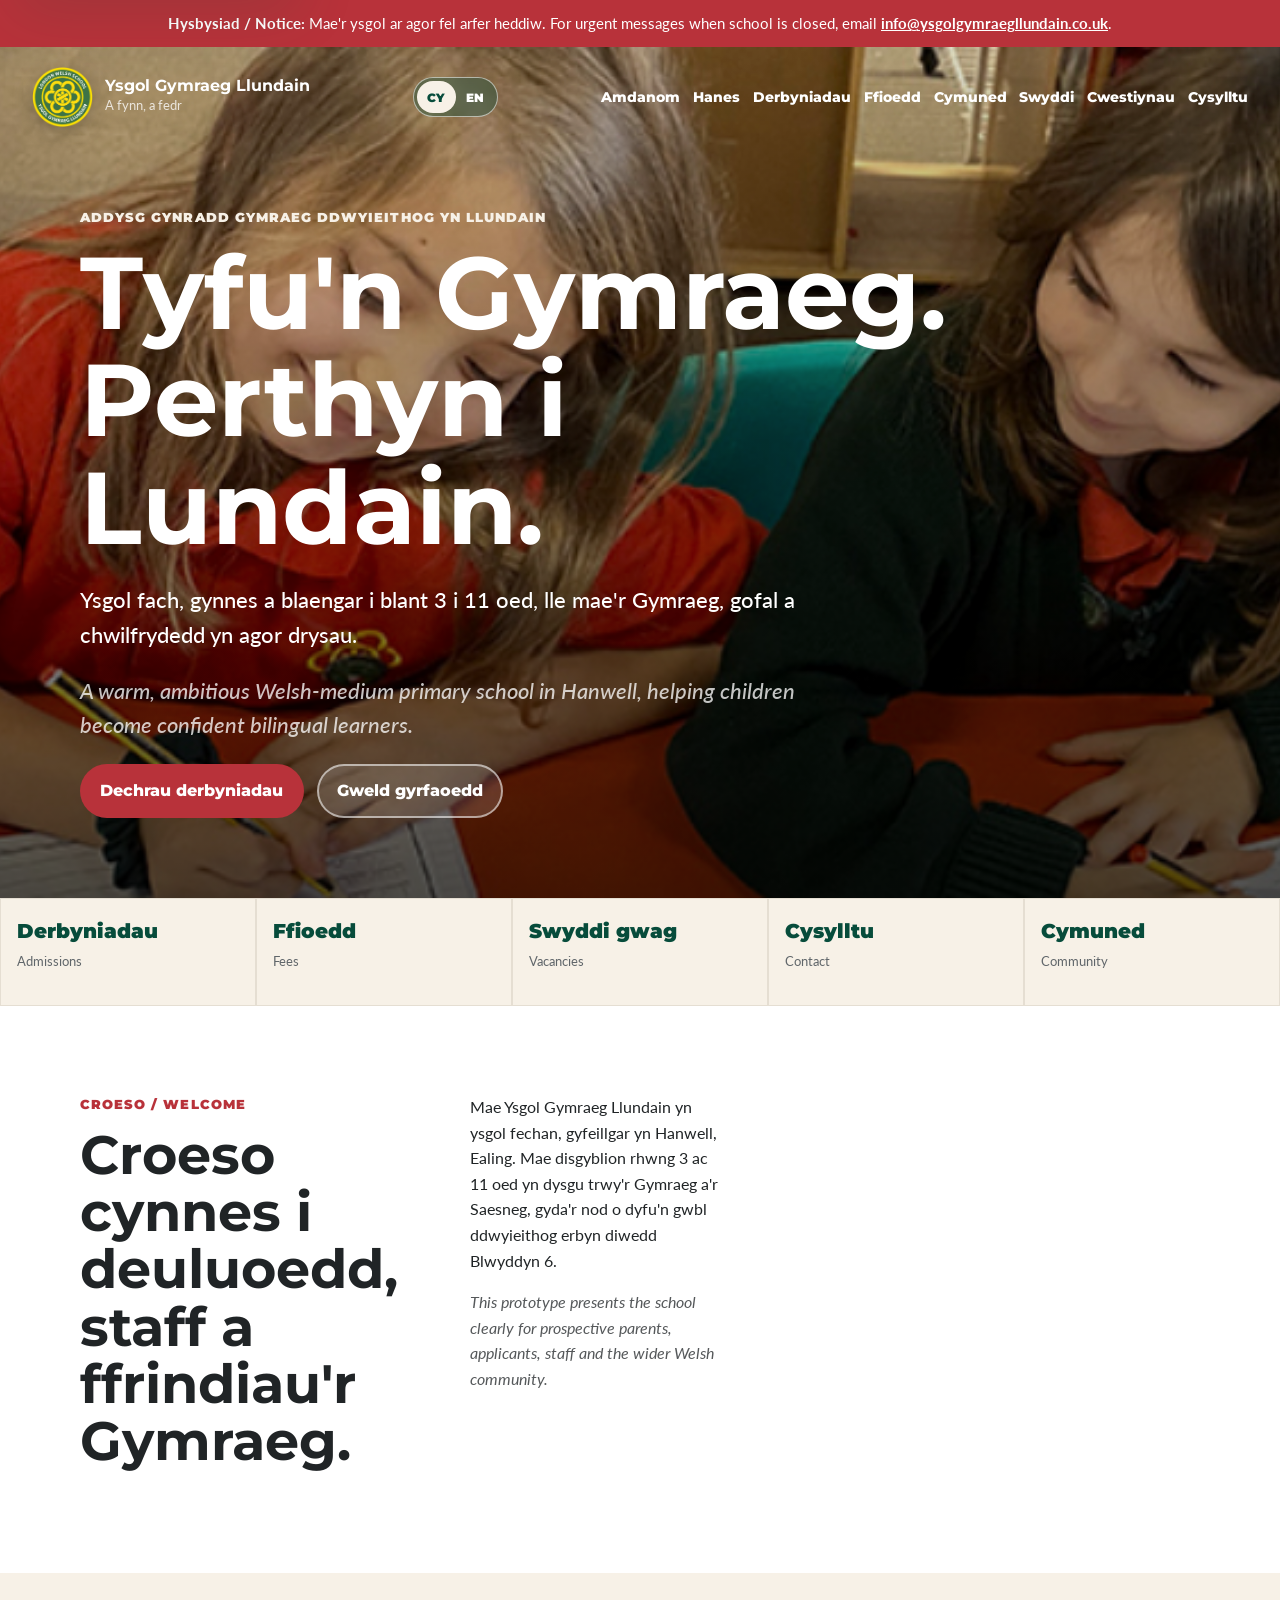
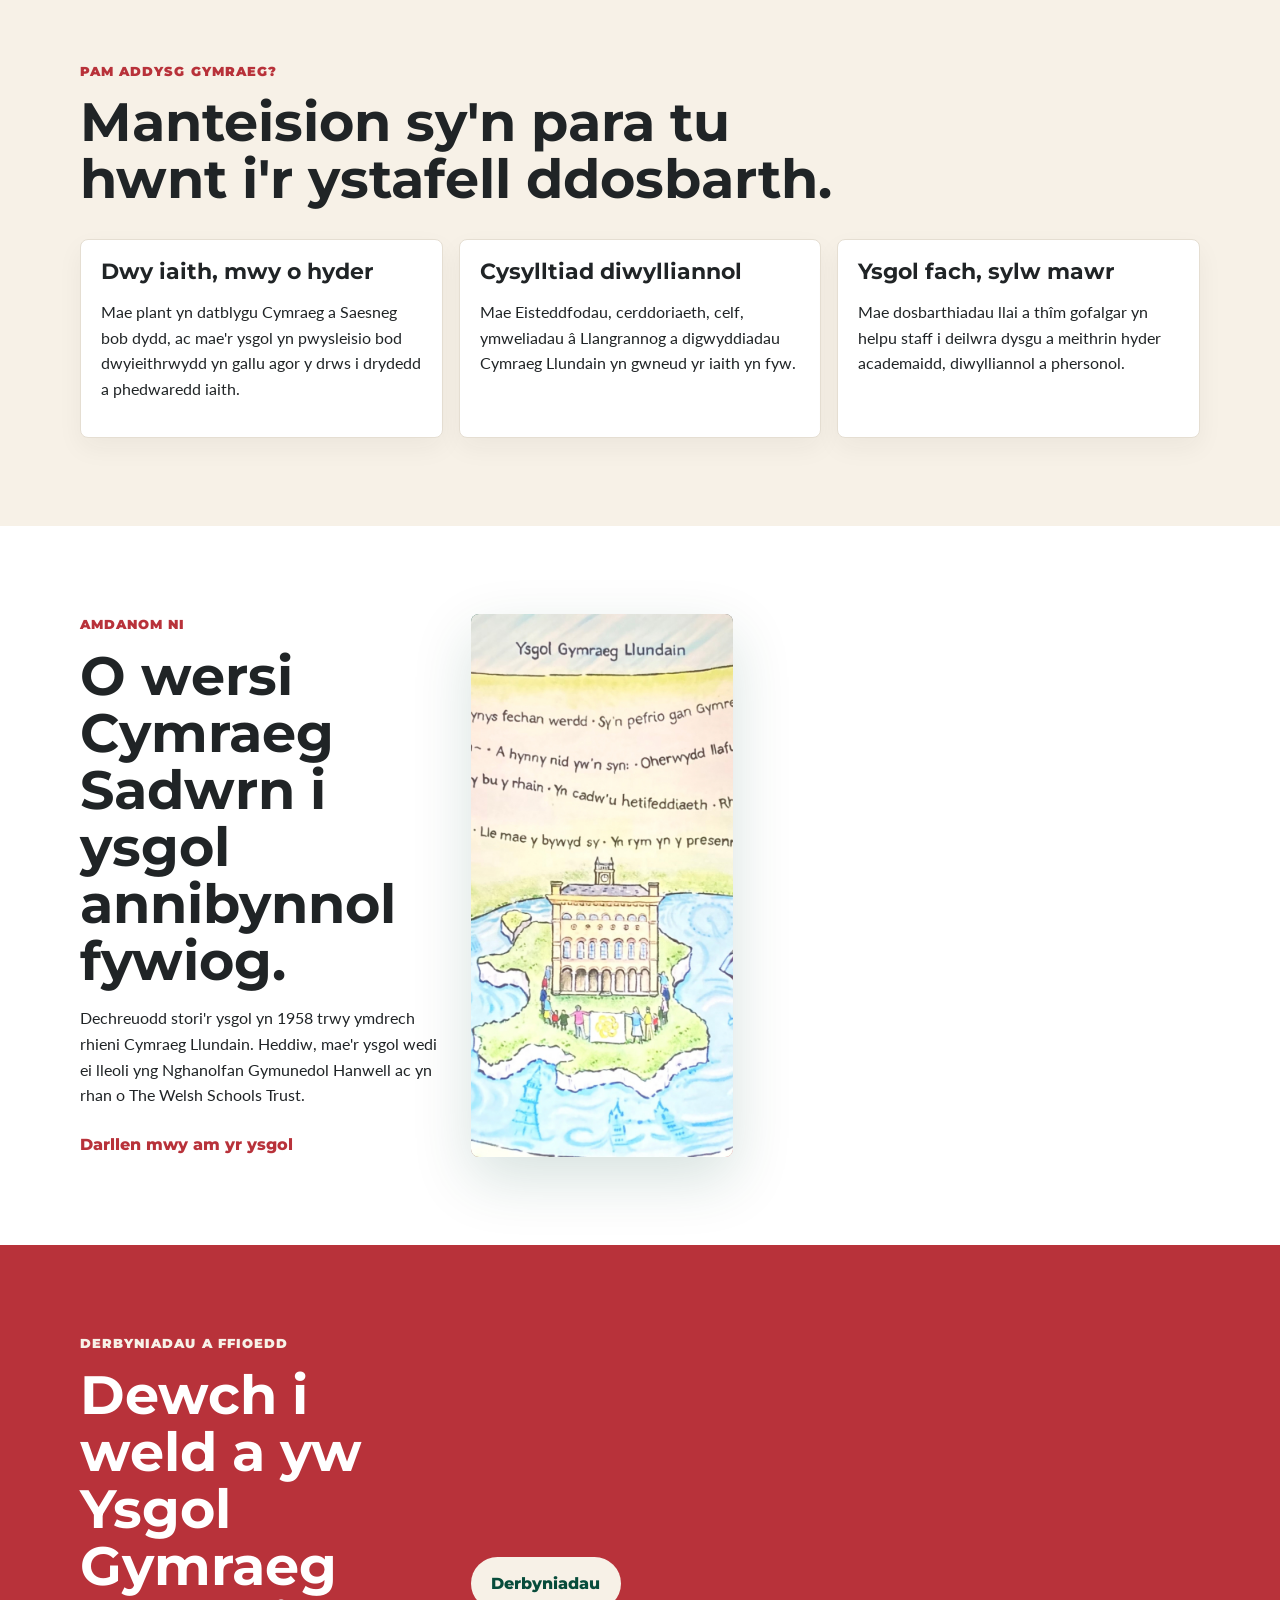
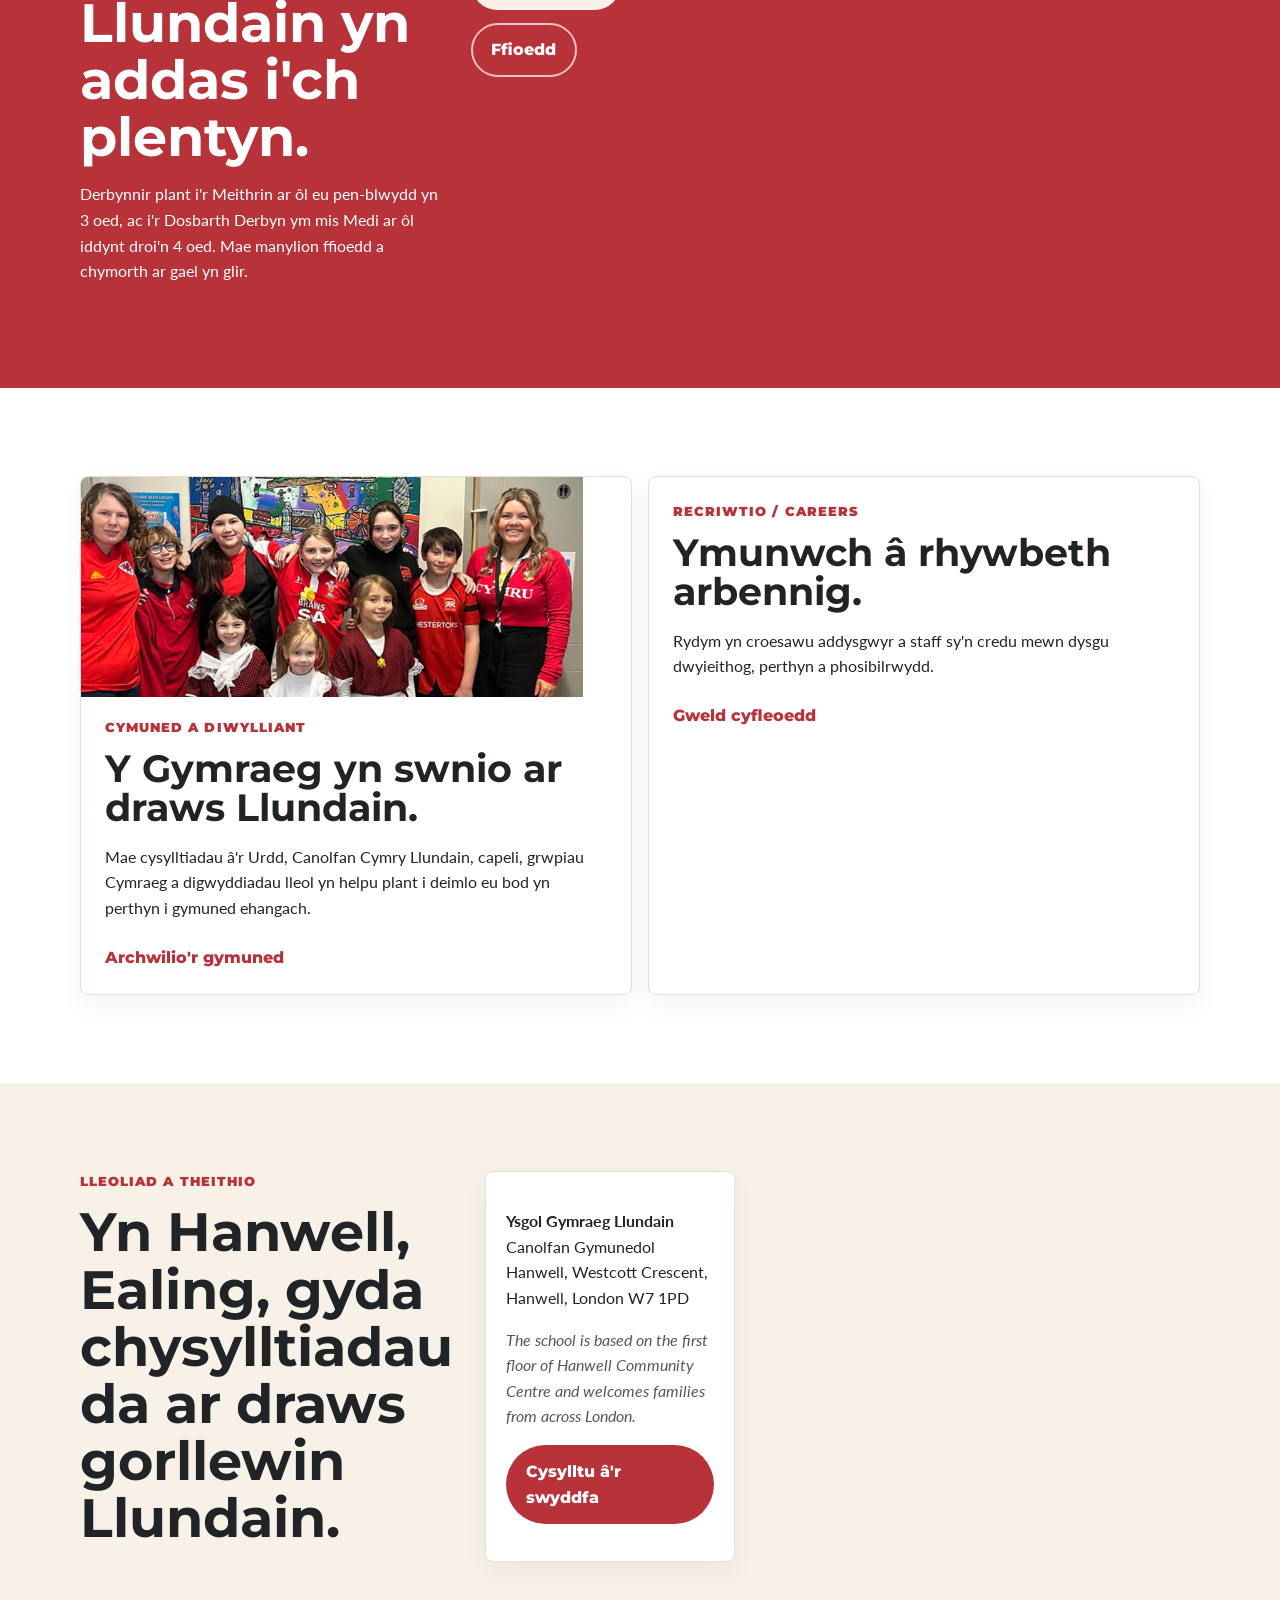
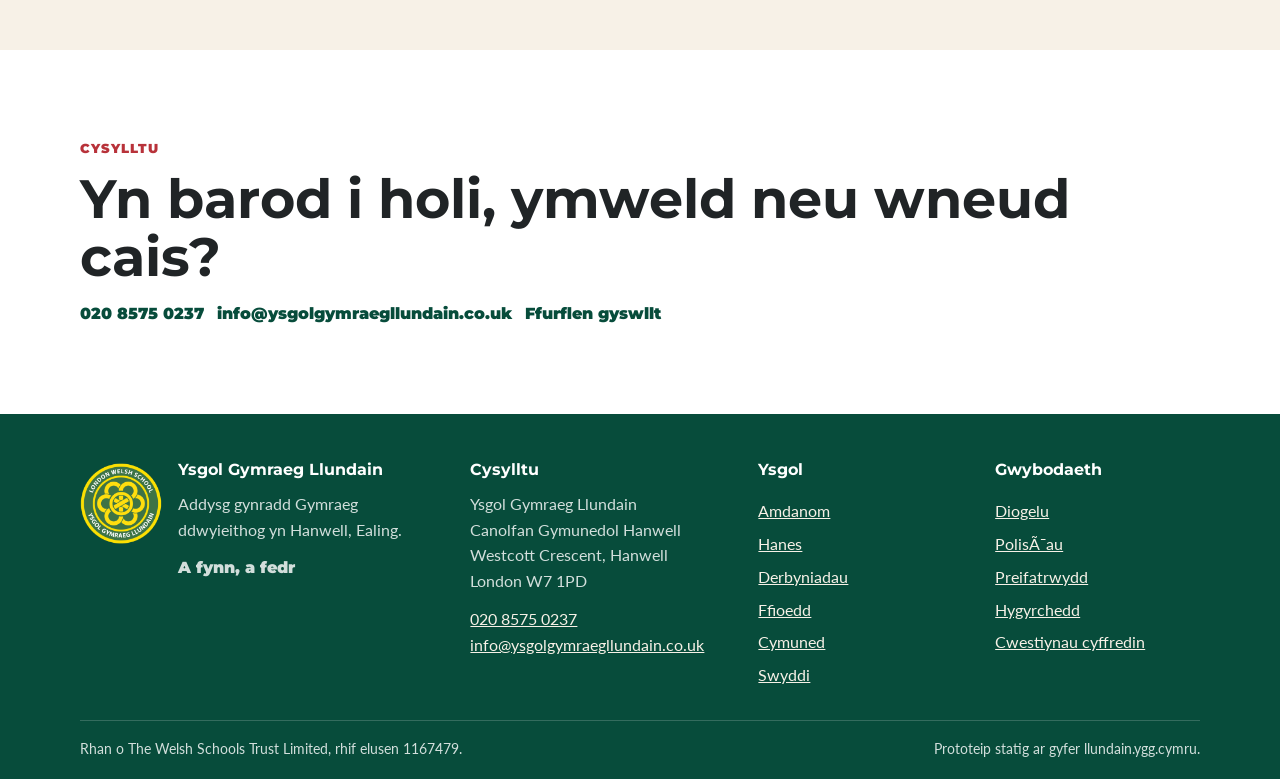
<file: site/index.html>
<!doctype html>
<html lang="cy">
<head>
  <meta charset="utf-8">
  <meta name="viewport" content="width=device-width, initial-scale=1">
  <title>Ysgol Gymraeg Llundain | Addysg Gymraeg yn Llundain</title>
  <meta name="description" content="Prototeip gwefan ddwyieithog ar gyfer Ysgol Gymraeg Llundain, ysgol gynradd Gymraeg yn Hanwell, Ealing.">
  <link rel="icon" href="34064@2x.jpg">
  <link rel="stylesheet" href="styles.css">
</head>
<body>
  <a class="skip-link" href="#main">Neidio i'r cynnwys / Skip to content</a>
  <div class="notice" role="status">
    <strong>Hysbysiad / Notice:</strong> Mae'r ysgol ar agor fel arfer heddiw. For urgent messages when school is closed, email <a href="mailto:info@ysgolgymraegllundain.co.uk">info@ysgolgymraegllundain.co.uk</a>.
  </div>
  <header class="site-header" data-header>
    <a class="brand" href="index.html" aria-label="Ysgol Gymraeg Llundain home">
      <img class="brand-logo" src="ygll-logo.png" alt="" width="80" height="80" aria-hidden="true">
      <span><strong>Ysgol Gymraeg Llundain</strong><small>A fynn, a fedr</small></span>
    </a>
    <button class="menu-button" type="button" aria-expanded="false" aria-controls="site-nav" data-menu-button>
      <span></span><span></span><span></span><span class="sr-only">Dewislen / Menu</span>
    </button>
    <nav class="site-nav" id="site-nav" aria-label="Prif ddewislen" data-nav>
      <a href="about.html">Amdanom</a>
      <a href="admissions.html">Derbyniadau</a>
      <a href="fees.html">Ffioedd</a>
      <a href="community.html">Cymuned</a>
      <a href="recruitment.html">Swyddi</a>
      <a href="faqs.html">Cwestiynau</a>
      <a href="contact.html">Cysylltu</a>
    </nav>
  </header>

  <main id="main">
    <section class="hero">
      <picture class="hero-media">
        <img src="assets/79172.jpg" alt="Disgyblion Ysgol Gymraeg Llundain yn gweithio gyda'i gilydd yn y dosbarth">
      </picture>
      <div class="container hero-content">
        <p class="eyebrow">Addysg gynradd Gymraeg ddwyieithog yn Llundain</p>
        <h1>Tyfu'n Gymraeg. Perthyn i Lundain.</h1>
        <p class="lead">Ysgol fach, gynnes a blaengar i blant 3 i 11 oed, lle mae'r Gymraeg, gofal a chwilfrydedd yn agor drysau.</p>
        <p class="lead en">A warm, ambitious Welsh-medium primary school in Hanwell, helping children become confident bilingual learners.</p>
        <div class="actions">
          <a class="button primary" href="admissions.html">Dechrau derbyniadau</a>
          <a class="button secondary" href="recruitment.html">Gweld gyrfaoedd</a>
        </div>
      </div>
    </section>

    <section class="quick-links" aria-label="Cysylltiadau cyflym">
      <a href="admissions.html"><span>Derbyniadau</span><small>Admissions</small></a>
      <a href="fees.html"><span>Ffioedd</span><small>Fees</small></a>
      <a href="recruitment.html"><span>Swyddi gwag</span><small>Vacancies</small></a>
      <a href="contact.html"><span>Cysylltu</span><small>Contact</small></a>
      <a href="community.html"><span>Cymuned</span><small>Community</small></a>
    </section>

    <section class="section">
      <div class="container split">
        <div>
          <p class="eyebrow">Croeso / Welcome</p>
          <h2>Croeso cynnes i deuluoedd, staff a ffrindiau'r Gymraeg.</h2>
        </div>
        <div class="copy">
          <p>Mae Ysgol Gymraeg Llundain yn ysgol fechan, gyfeillgar yn Hanwell, Ealing. Mae disgyblion rhwng 3 ac 11 oed yn dysgu trwy'r Gymraeg a'r Saesneg, gyda'r nod o dyfu'n gwbl ddwyieithog erbyn diwedd Blwyddyn 6.</p>
          <p class="en">This prototype presents the school clearly for prospective parents, applicants, staff and the wider Welsh community.</p>
        </div>
      </div>
    </section>

    <section class="section tinted">
      <div class="container">
        <div class="section-heading">
          <p class="eyebrow">Pam addysg Gymraeg?</p>
          <h2>Manteision sy'n para tu hwnt i'r ystafell ddosbarth.</h2>
        </div>
        <div class="cards three">
          <article class="card"><h3>Dwy iaith, mwy o hyder</h3><p>Mae plant yn datblygu Cymraeg a Saesneg bob dydd, ac mae'r ysgol yn pwysleisio bod dwyieithrwydd yn gallu agor y drws i drydedd a phedwaredd iaith.</p></article>
          <article class="card"><h3>Cysylltiad diwylliannol</h3><p>Mae Eisteddfodau, cerddoriaeth, celf, ymweliadau â Llangrannog a digwyddiadau Cymraeg Llundain yn gwneud yr iaith yn fyw.</p></article>
          <article class="card"><h3>Ysgol fach, sylw mawr</h3><p>Mae dosbarthiadau llai a thîm gofalgar yn helpu staff i deilwra dysgu a meithrin hyder academaidd, diwylliannol a phersonol.</p></article>
        </div>
      </div>
    </section>

    <section class="section">
      <div class="container feature-grid">
        <article>
          <p class="eyebrow">Amdanom ni</p>
          <h2>O wersi Cymraeg Sadwrn i ysgol annibynnol fywiog.</h2>
          <p>Dechreuodd stori'r ysgol yn 1958 trwy ymdrech rhieni Cymraeg Llundain. Heddiw, mae'r ysgol wedi ei lleoli yng Nghanolfan Gymunedol Hanwell ac yn rhan o The Welsh Schools Trust.</p>
          <a class="text-link" href="about.html">Darllen mwy am yr ysgol</a>
        </article>
        <figure class="image-card image-real">
          <img src="assets/34065.jpg" alt="Darlun lliwgar o hanes a chymuned Ysgol Gymraeg Llundain">
        </figure>
      </div>
    </section>

    <section class="section red-band">
      <div class="container band-content">
        <div>
          <p class="eyebrow">Derbyniadau a ffioedd</p>
          <h2>Dewch i weld a yw Ysgol Gymraeg Llundain yn addas i'ch plentyn.</h2>
          <p>Derbynnir plant i'r Meithrin ar ôl eu pen-blwydd yn 3 oed, ac i'r Dosbarth Derbyn ym mis Medi ar ôl iddynt droi'n 4 oed. Mae manylion ffioedd a chymorth ar gael yn glir.</p>
        </div>
        <div class="actions">
          <a class="button light" href="admissions.html">Derbyniadau</a>
          <a class="button outline-light" href="fees.html">Ffioedd</a>
        </div>
      </div>
    </section>

    <section class="section">
      <div class="container cards two">
        <article class="card large photo-card"><img src="assets/79175.jpg" alt="Disgyblion a staff Ysgol Gymraeg Llundain yn dathlu Cymru"><p class="eyebrow">Cymuned a diwylliant</p><h2>Y Gymraeg yn swnio ar draws Llundain.</h2><p>Mae cysylltiadau â'r Urdd, Canolfan Cymry Llundain, capeli, grwpiau Cymraeg a digwyddiadau lleol yn helpu plant i deimlo eu bod yn perthyn i gymuned ehangach.</p><a class="text-link" href="community.html">Archwilio'r gymuned</a></article>
        <article class="card large"><p class="eyebrow">Recriwtio / Careers</p><h2>Ymunwch â rhywbeth arbennig.</h2><p>Rydym yn croesawu addysgwyr a staff sy'n credu mewn dysgu dwyieithog, perthyn a phosibilrwydd.</p><a class="text-link" href="recruitment.html">Gweld cyfleoedd</a></article>
      </div>
    </section>

    <section class="section tinted">
      <div class="container split">
        <div><p class="eyebrow">Lleoliad a theithio</p><h2>Yn Hanwell, Ealing, gyda chysylltiadau da ar draws gorllewin Llundain.</h2></div>
        <div class="info-panel">
          <p><strong>Ysgol Gymraeg Llundain</strong><br>Canolfan Gymunedol Hanwell, Westcott Crescent, Hanwell, London W7 1PD</p>
          <p class="en">The school is based on the first floor of Hanwell Community Centre and welcomes families from across London.</p>
          <a class="button primary" href="contact.html">Cysylltu â'r swyddfa</a>
        </div>
      </div>
    </section>

    <section class="section contact-strip">
      <div class="container">
        <p class="eyebrow">Cysylltu</p>
        <h2>Yn barod i holi, ymweld neu wneud cais?</h2>
        <div class="contact-options">
          <a href="tel:+442085750237">020 8575 0237</a>
          <a href="mailto:info@ysgolgymraegllundain.co.uk">info@ysgolgymraegllundain.co.uk</a>
          <a href="contact.html">Ffurflen gyswllt</a>
        </div>
      </div>
    </section>
  </main>

  <footer class="site-footer" data-site-footer></footer>
  <script src="script.js"></script>
</body>
</html>
</file>
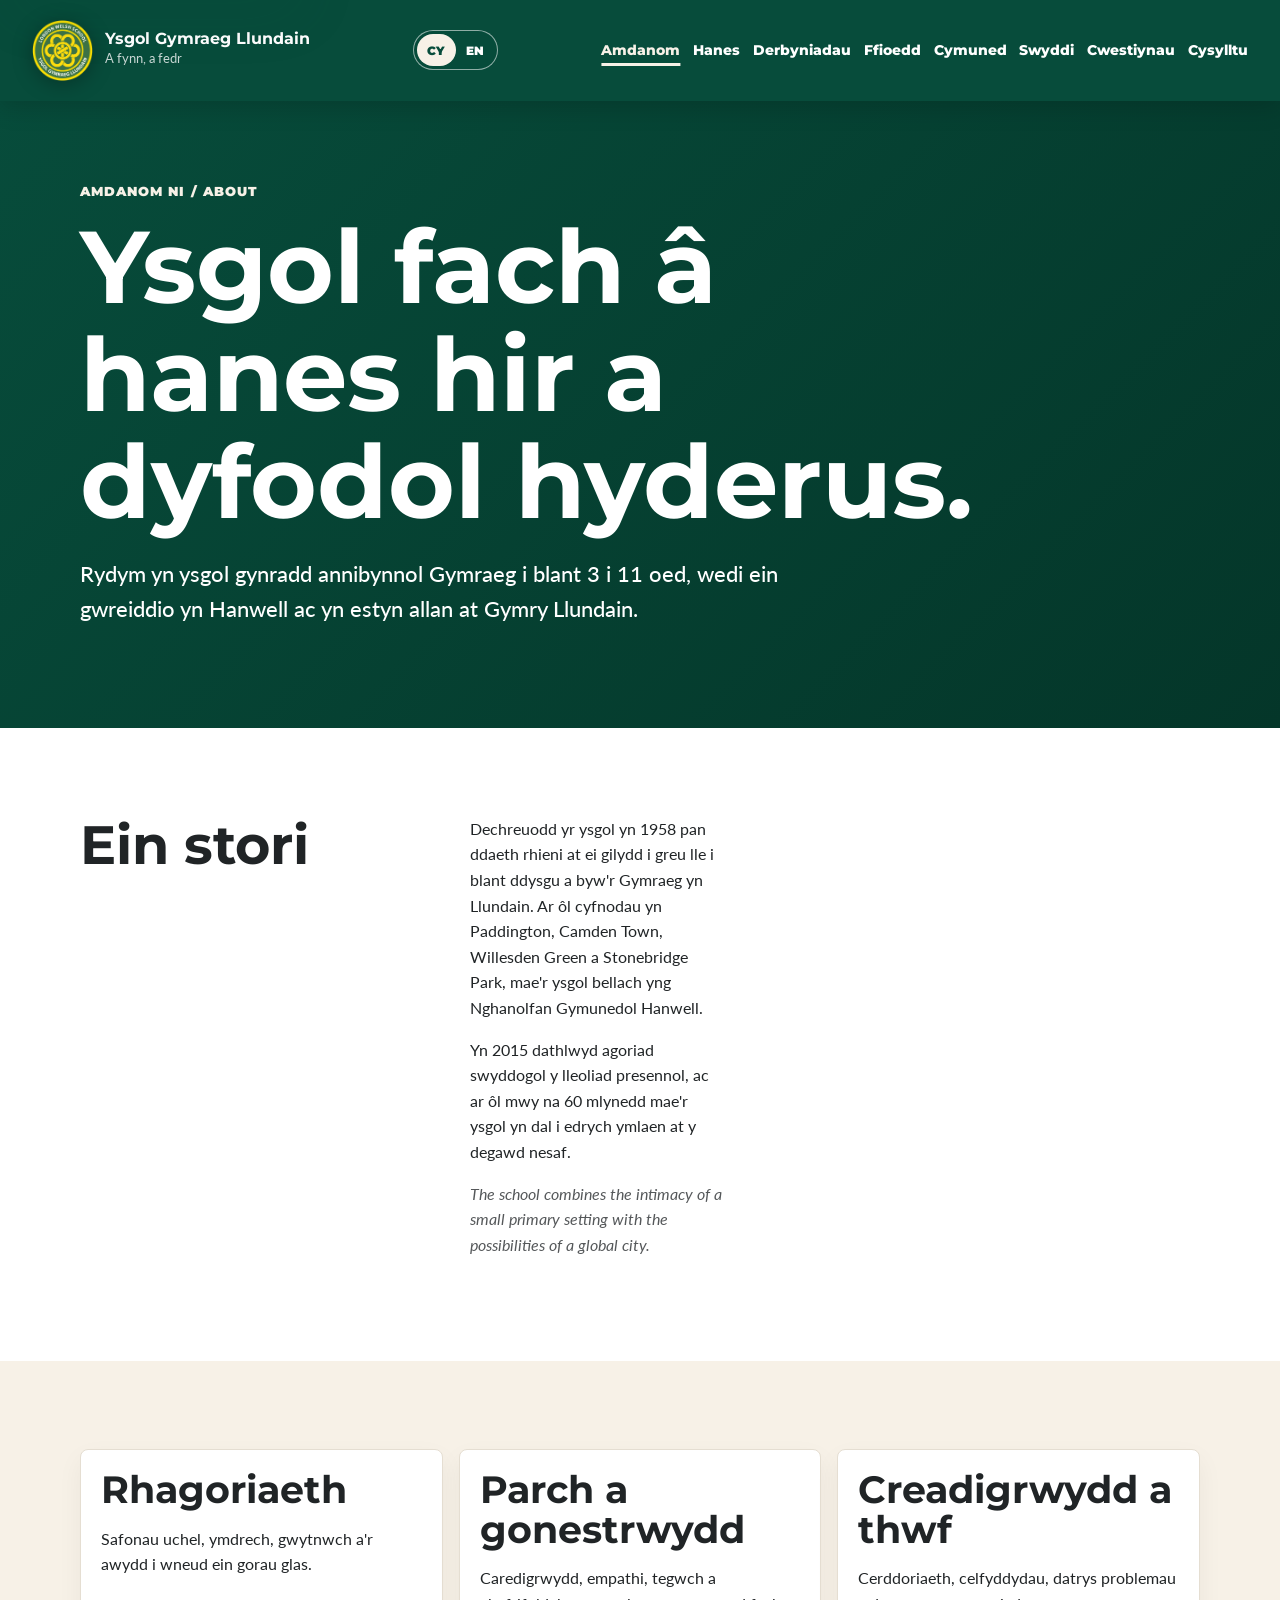
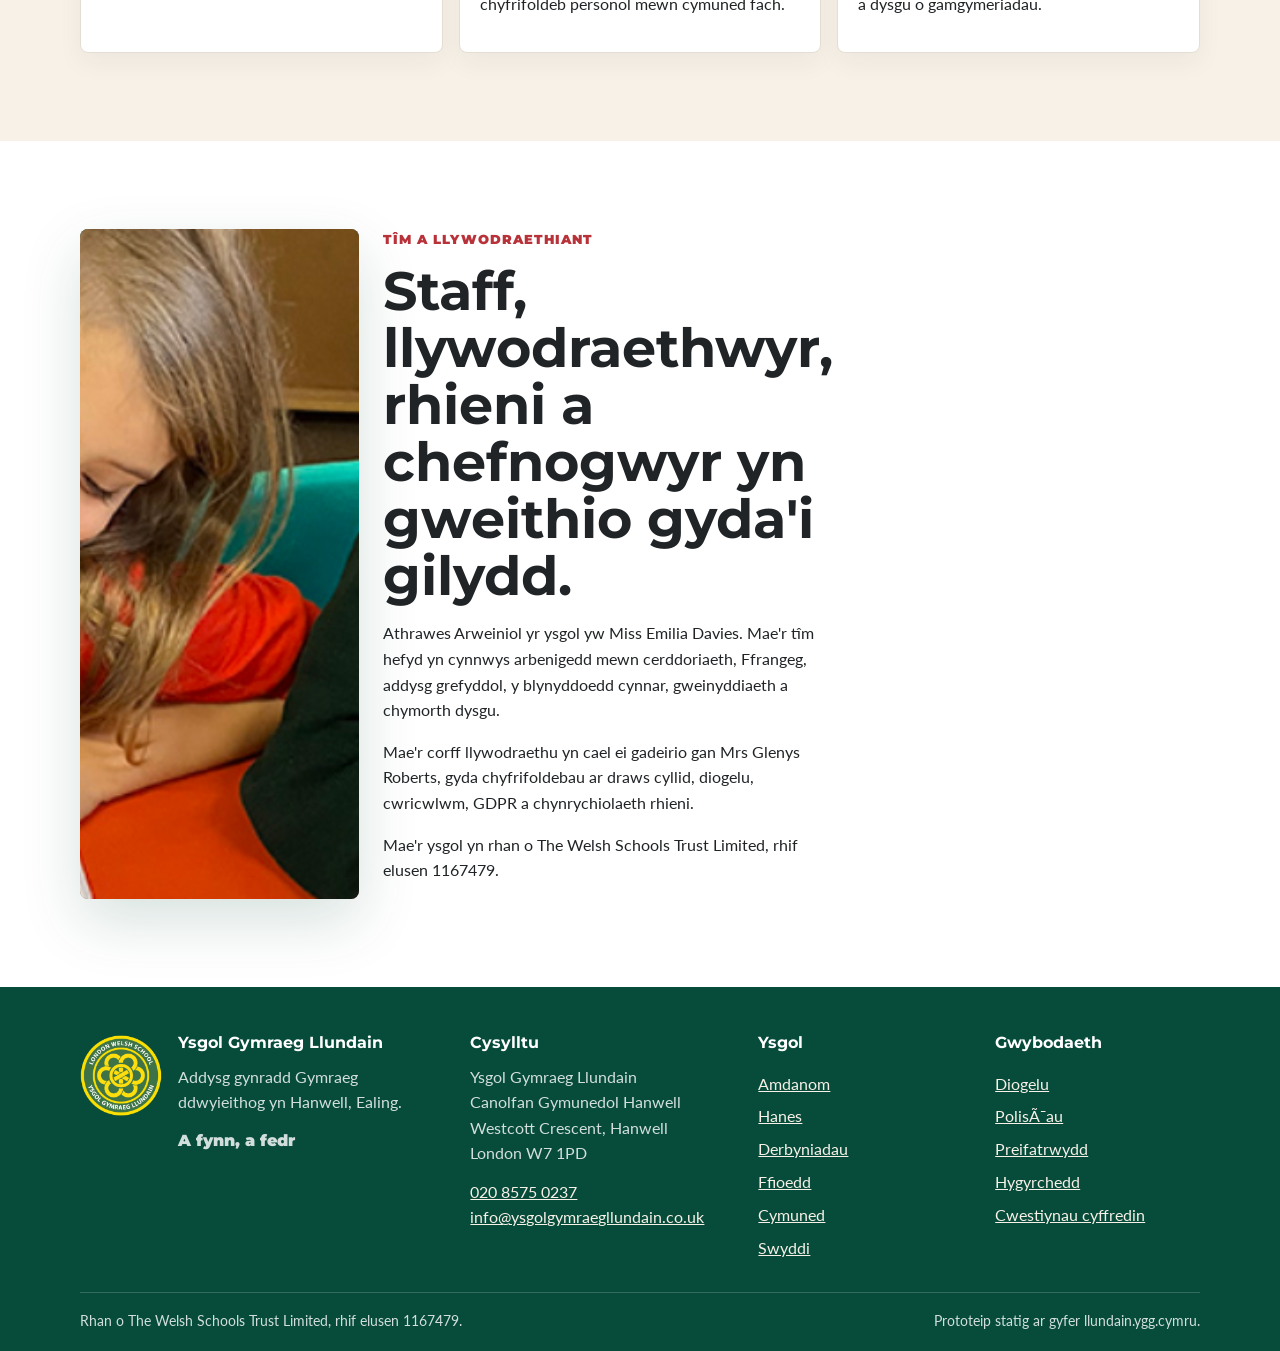
<file: site/about.html>
<!doctype html>
<html lang="cy">
<head>
  <meta charset="utf-8"><meta name="viewport" content="width=device-width, initial-scale=1">
  <title>Amdanom ni | Ysgol Gymraeg Llundain</title>
  <link rel="icon" href="34064@2x.jpg">
  <link rel="stylesheet" href="styles.css">
</head>
<body>
  <a class="skip-link" href="#main">Neidio i'r cynnwys / Skip to content</a>
  <header class="site-header compact" data-header>
    <a class="brand" href="index.html"><img class="brand-logo" src="ygll-logo.png" alt="" width="80" height="80" aria-hidden="true"><span><strong>Ysgol Gymraeg Llundain</strong><small>A fynn, a fedr</small></span></a>
    <button class="menu-button" type="button" aria-expanded="false" aria-controls="site-nav" data-menu-button><span></span><span></span><span></span><span class="sr-only">Dewislen / Menu</span></button>
    <nav class="site-nav" id="site-nav" data-nav><a href="about.html">Amdanom</a><a href="admissions.html">Derbyniadau</a><a href="fees.html">Ffioedd</a><a href="community.html">Cymuned</a><a href="recruitment.html">Swyddi</a><a href="faqs.html">Cwestiynau</a><a href="contact.html">Cysylltu</a></nav>
  </header>
  <main id="main">
    <section class="page-hero"><div class="container"><p class="eyebrow">Amdanom ni / About</p><h1>Ysgol fach â hanes hir a dyfodol hyderus.</h1><p class="lead">Rydym yn ysgol gynradd annibynnol Gymraeg i blant 3 i 11 oed, wedi ein gwreiddio yn Hanwell ac yn estyn allan at Gymry Llundain.</p></div></section>
    <section class="section"><div class="container split"><div><h2>Ein stori</h2></div><div class="copy"><p>Dechreuodd yr ysgol yn 1958 pan ddaeth rhieni at ei gilydd i greu lle i blant ddysgu a byw'r Gymraeg yn Llundain. Ar ôl cyfnodau yn Paddington, Camden Town, Willesden Green a Stonebridge Park, mae'r ysgol bellach yng Nghanolfan Gymunedol Hanwell.</p><p>Yn 2015 dathlwyd agoriad swyddogol y lleoliad presennol, ac ar ôl mwy na 60 mlynedd mae'r ysgol yn dal i edrych ymlaen at y degawd nesaf.</p><p class="en">The school combines the intimacy of a small primary setting with the possibilities of a global city.</p></div></div></section>
    <section class="section tinted"><div class="container cards three"><article class="card"><h2>Rhagoriaeth</h2><p>Safonau uchel, ymdrech, gwytnwch a'r awydd i wneud ein gorau glas.</p></article><article class="card"><h2>Parch a gonestrwydd</h2><p>Caredigrwydd, empathi, tegwch a chyfrifoldeb personol mewn cymuned fach.</p></article><article class="card"><h2>Creadigrwydd a thwf</h2><p>Cerddoriaeth, celfyddydau, datrys problemau a dysgu o gamgymeriadau.</p></article></div></section>
    <section class="section"><div class="container feature-grid"><figure class="image-card image-real"><img src="assets/79172.jpg" alt="Disgyblion Ysgol Gymraeg Llundain yn dysgu yn y dosbarth"></figure><article><p class="eyebrow">Tîm a llywodraethiant</p><h2>Staff, llywodraethwyr, rhieni a chefnogwyr yn gweithio gyda'i gilydd.</h2><p>Athrawes Arweiniol yr ysgol yw Miss Emilia Davies. Mae'r tîm hefyd yn cynnwys arbenigedd mewn cerddoriaeth, Ffrangeg, addysg grefyddol, y blynyddoedd cynnar, gweinyddiaeth a chymorth dysgu.</p><p>Mae'r corff llywodraethu yn cael ei gadeirio gan Mrs Glenys Roberts, gyda chyfrifoldebau ar draws cyllid, diogelu, cwricwlwm, GDPR a chynrychiolaeth rhieni.</p><p>Mae'r ysgol yn rhan o The Welsh Schools Trust Limited, rhif elusen 1167479.</p></article></div></section>
  </main>
  <footer class="site-footer" data-site-footer></footer>
  <script src="script.js"></script>
</body>
</html>
</file>
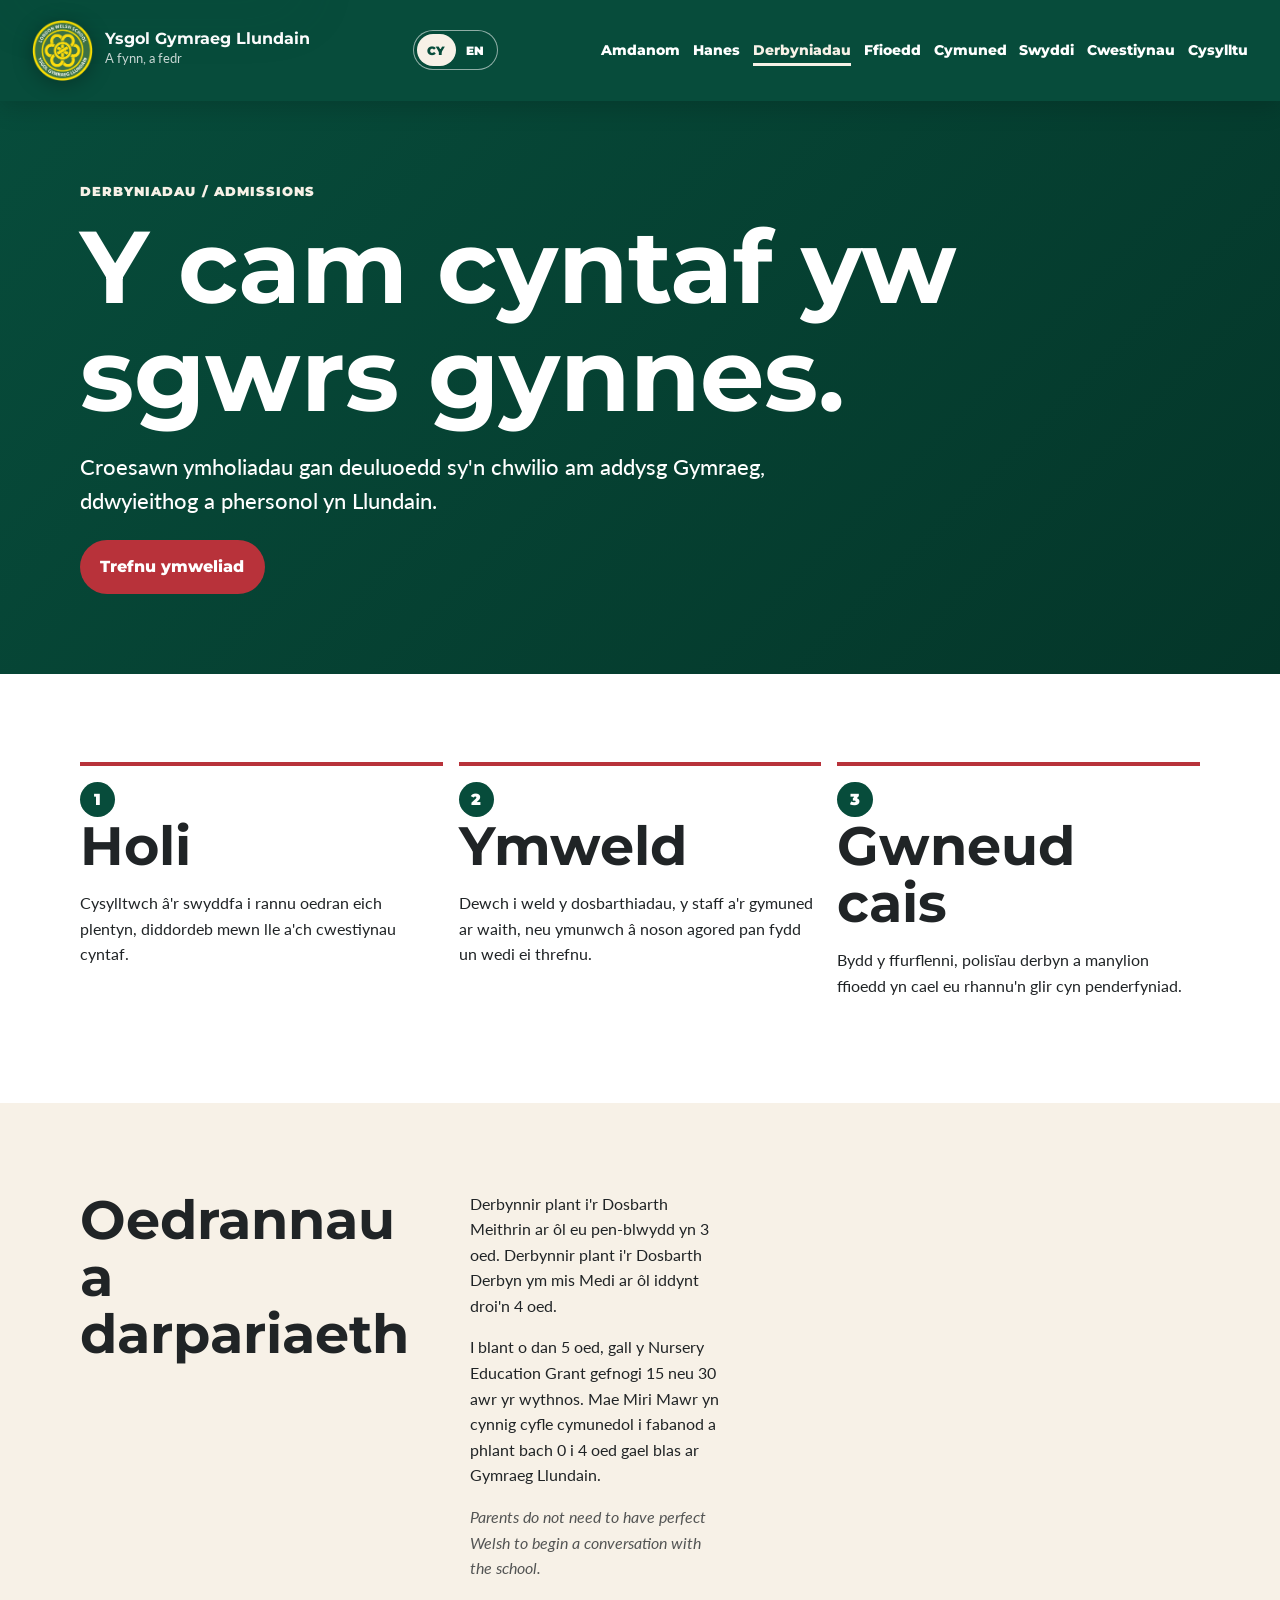
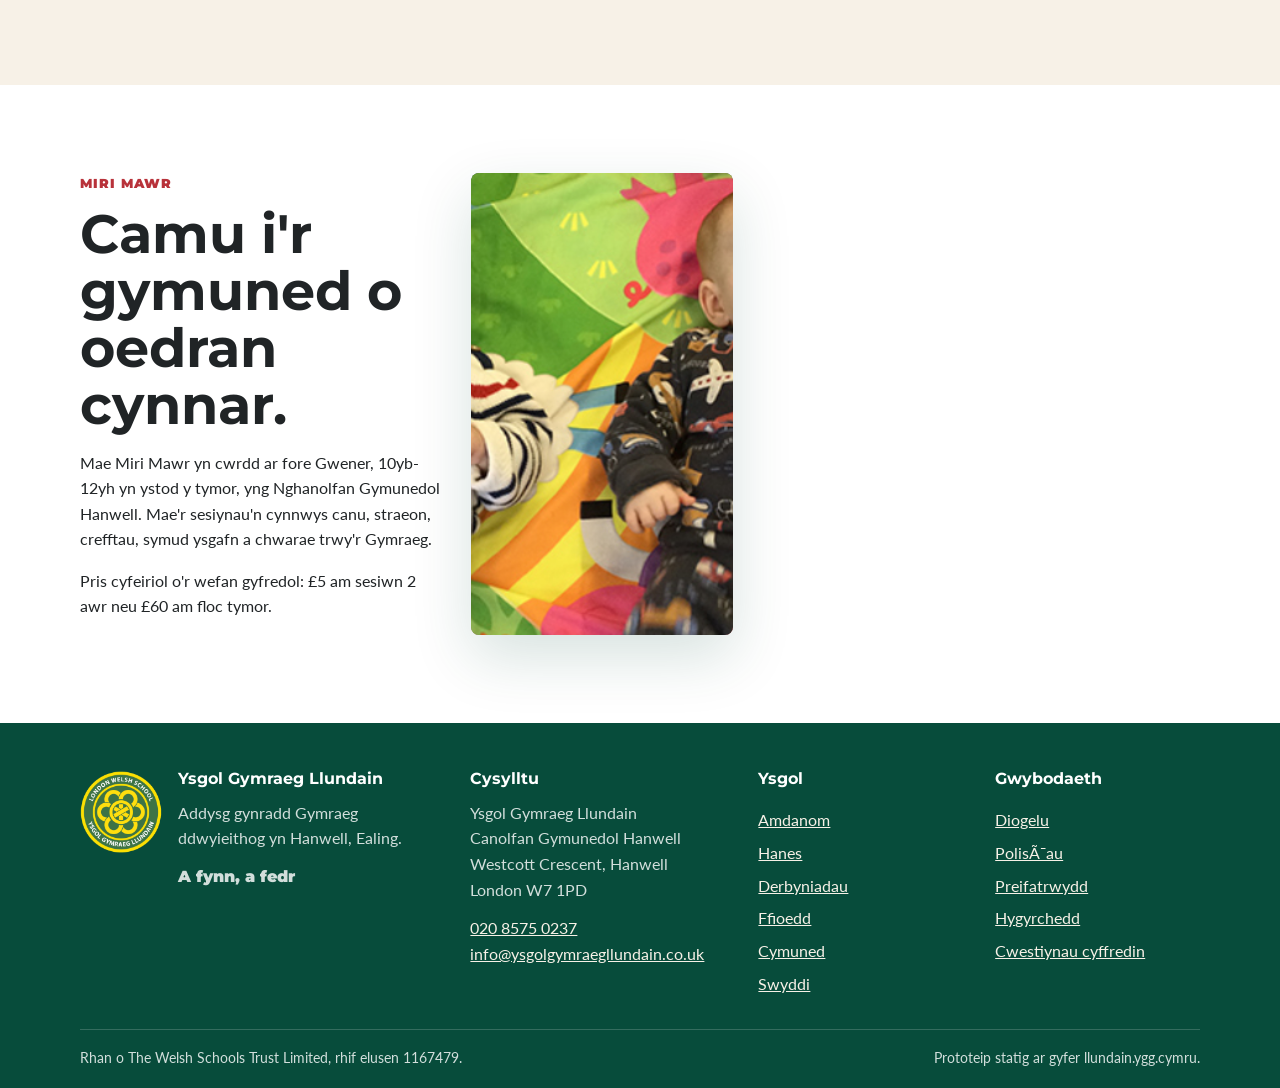
<file: site/admissions.html>
<!doctype html>
<html lang="cy">
<head><meta charset="utf-8"><meta name="viewport" content="width=device-width, initial-scale=1"><title>Derbyniadau | Ysgol Gymraeg Llundain</title><link rel="icon" href="34064@2x.jpg"><link rel="stylesheet" href="styles.css"></head>
<body>
  <a class="skip-link" href="#main">Neidio i'r cynnwys / Skip to content</a>
  <header class="site-header compact" data-header><a class="brand" href="index.html"><img class="brand-logo" src="ygll-logo.png" alt="" width="80" height="80" aria-hidden="true"><span><strong>Ysgol Gymraeg Llundain</strong><small>A fynn, a fedr</small></span></a><button class="menu-button" type="button" aria-expanded="false" aria-controls="site-nav" data-menu-button><span></span><span></span><span></span><span class="sr-only">Menu</span></button><nav class="site-nav" id="site-nav" data-nav><a href="about.html">Amdanom</a><a href="admissions.html">Derbyniadau</a><a href="fees.html">Ffioedd</a><a href="community.html">Cymuned</a><a href="recruitment.html">Swyddi</a><a href="faqs.html">Cwestiynau</a><a href="contact.html">Cysylltu</a></nav></header>
  <main id="main">
    <section class="page-hero"><div class="container"><p class="eyebrow">Derbyniadau / Admissions</p><h1>Y cam cyntaf yw sgwrs gynnes.</h1><p class="lead">Croesawn ymholiadau gan deuluoedd sy'n chwilio am addysg Gymraeg, ddwyieithog a phersonol yn Llundain.</p><a class="button primary" href="contact.html">Trefnu ymweliad</a></div></section>
    <section class="section"><div class="container timeline"><article><span>1</span><h2>Holi</h2><p>Cysylltwch â'r swyddfa i rannu oedran eich plentyn, diddordeb mewn lle a'ch cwestiynau cyntaf.</p></article><article><span>2</span><h2>Ymweld</h2><p>Dewch i weld y dosbarthiadau, y staff a'r gymuned ar waith, neu ymunwch â noson agored pan fydd un wedi ei threfnu.</p></article><article><span>3</span><h2>Gwneud cais</h2><p>Bydd y ffurflenni, polisïau derbyn a manylion ffioedd yn cael eu rhannu'n glir cyn penderfyniad.</p></article></div></section>
    <section class="section tinted"><div class="container split"><div><h2>Oedrannau a darpariaeth</h2></div><div class="copy"><p>Derbynnir plant i'r Dosbarth Meithrin ar ôl eu pen-blwydd yn 3 oed. Derbynnir plant i'r Dosbarth Derbyn ym mis Medi ar ôl iddynt droi'n 4 oed.</p><p>I blant o dan 5 oed, gall y Nursery Education Grant gefnogi 15 neu 30 awr yr wythnos. Mae Miri Mawr yn cynnig cyfle cymunedol i fabanod a phlant bach 0 i 4 oed gael blas ar Gymraeg Llundain.</p><p class="en">Parents do not need to have perfect Welsh to begin a conversation with the school.</p></div></div></section>
    <section class="section"><div class="container feature-grid"><article><p class="eyebrow">Miri Mawr</p><h2>Camu i'r gymuned o oedran cynnar.</h2><p>Mae Miri Mawr yn cwrdd ar fore Gwener, 10yb-12yh yn ystod y tymor, yng Nghanolfan Gymunedol Hanwell. Mae'r sesiynau'n cynnwys canu, straeon, crefftau, symud ysgafn a chwarae trwy'r Gymraeg.</p><p>Pris cyfeiriol o'r wefan gyfredol: £5 am sesiwn 2 awr neu £60 am floc tymor.</p></article><figure class="image-card image-real"><img src="assets/79180.jpg" alt="Babanod yn chwarae yn sesiwn Miri Mawr"></figure></div></section>
  </main>
  <footer class="site-footer" data-site-footer></footer><script src="script.js"></script>
</body>
</html>
</file>
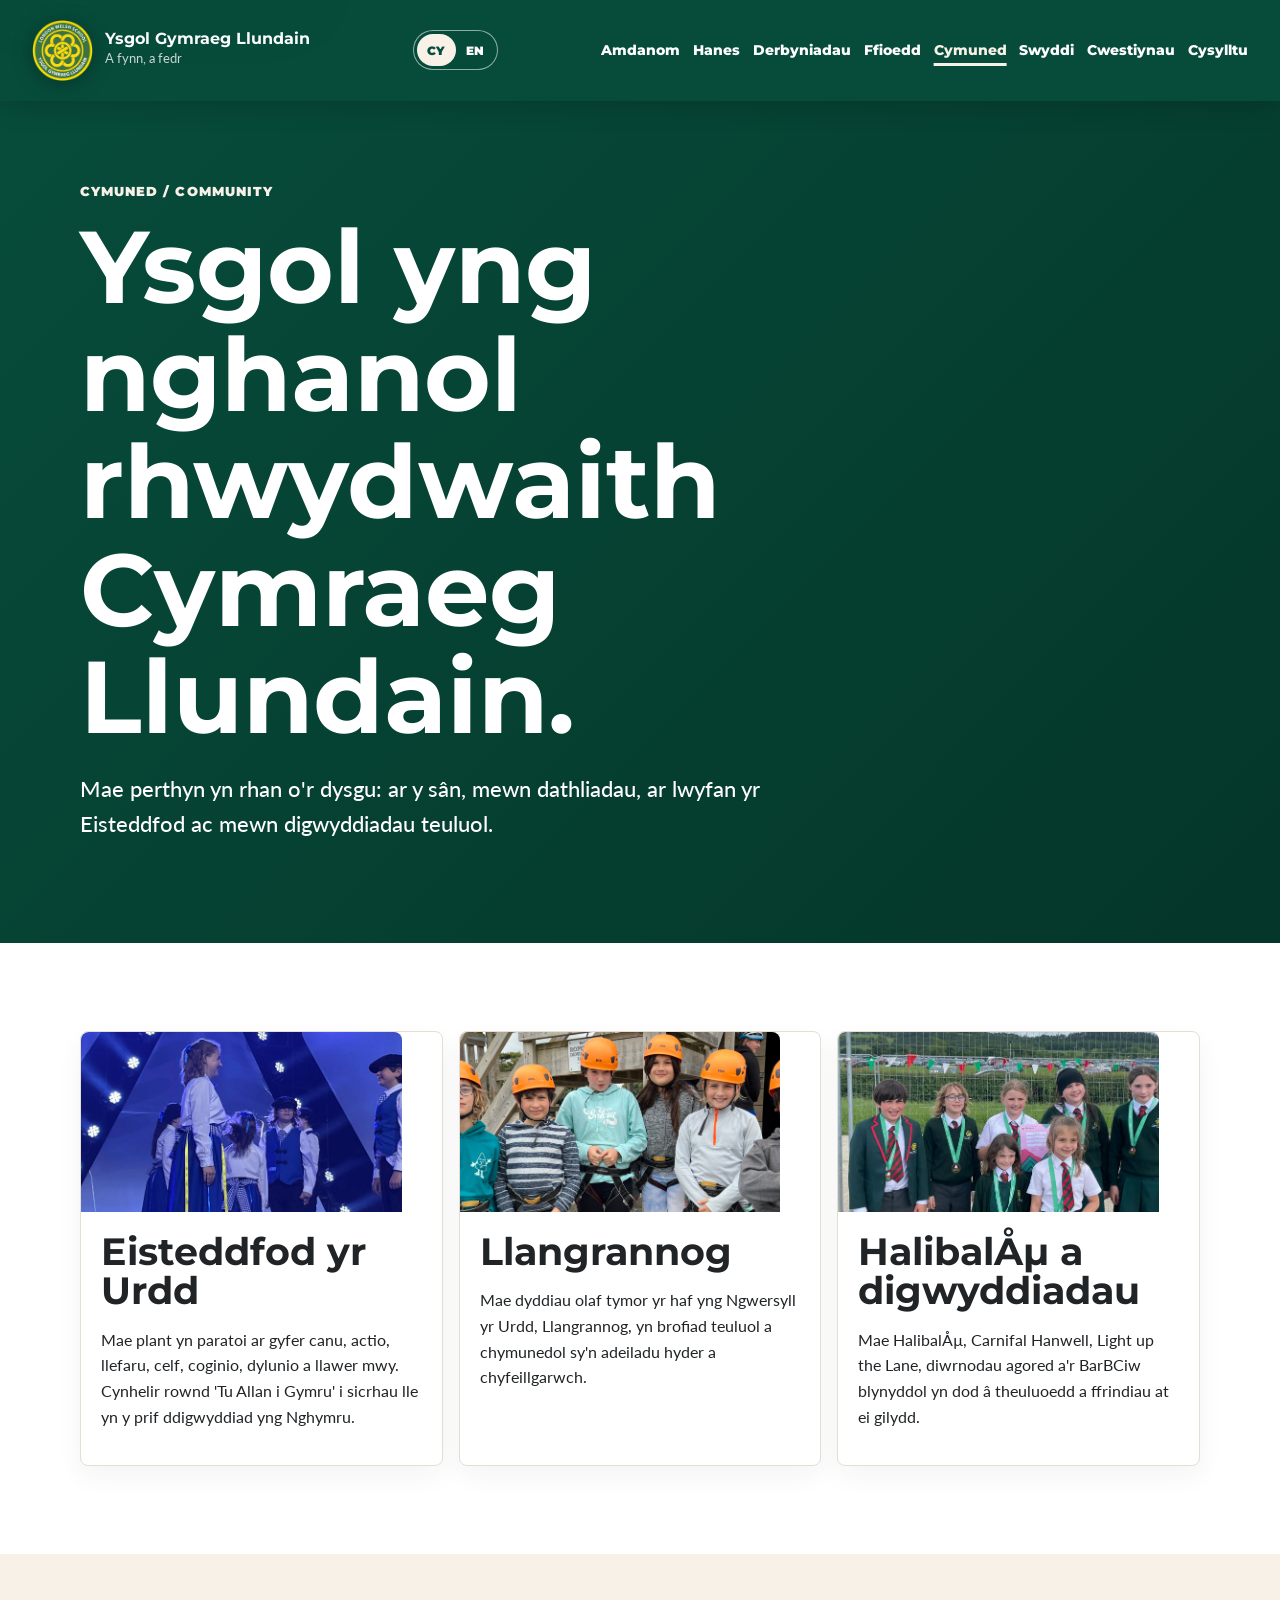
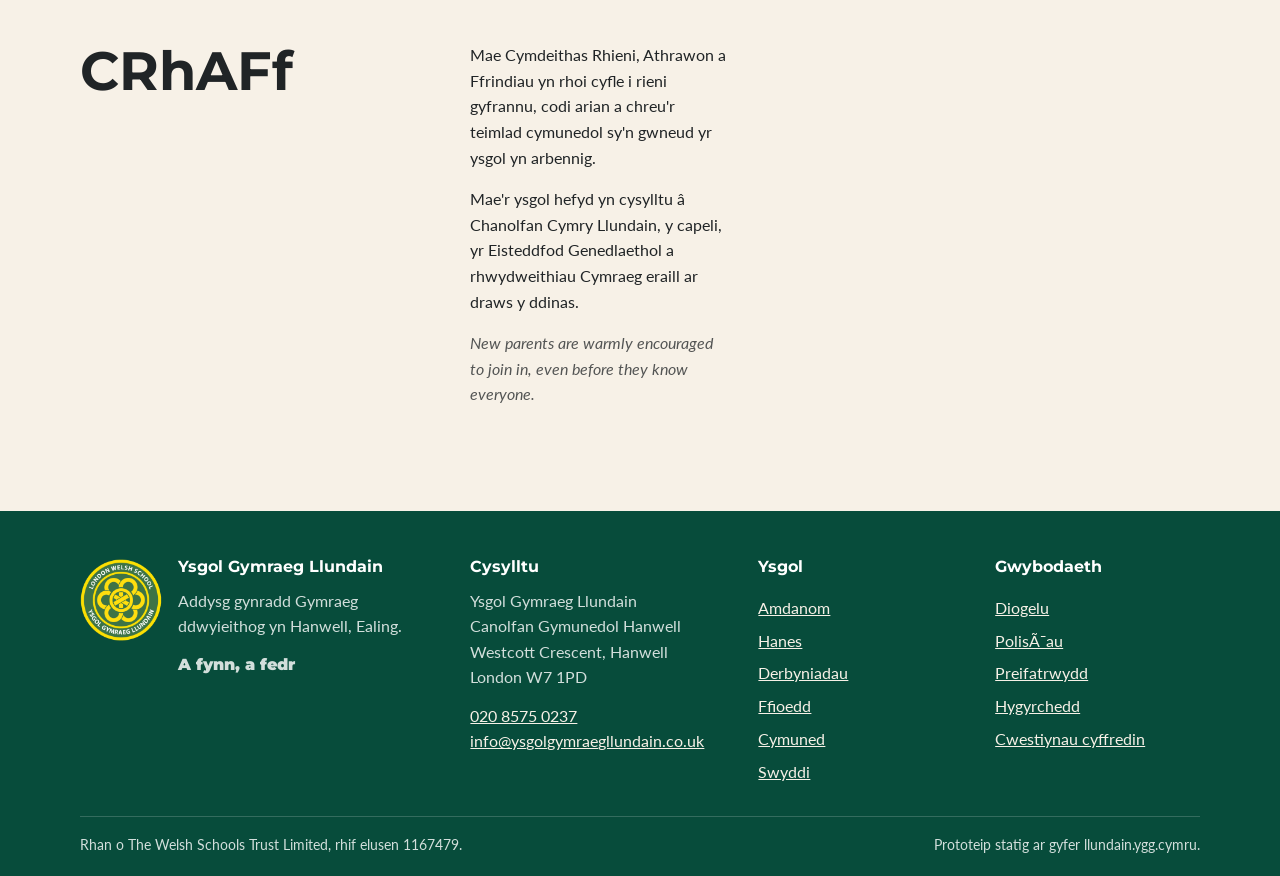
<file: site/community.html>
<!doctype html>
<html lang="cy">
<head><meta charset="utf-8"><meta name="viewport" content="width=device-width, initial-scale=1"><title>Cymuned | Ysgol Gymraeg Llundain</title><link rel="icon" href="34064@2x.jpg"><link rel="stylesheet" href="styles.css"></head>
<body>
  <a class="skip-link" href="#main">Neidio i'r cynnwys / Skip to content</a>
  <header class="site-header compact" data-header><a class="brand" href="index.html"><img class="brand-logo" src="ygll-logo.png" alt="" width="80" height="80" aria-hidden="true"><span><strong>Ysgol Gymraeg Llundain</strong><small>A fynn, a fedr</small></span></a><button class="menu-button" type="button" aria-expanded="false" aria-controls="site-nav" data-menu-button><span></span><span></span><span></span><span class="sr-only">Menu</span></button><nav class="site-nav" id="site-nav" data-nav><a href="about.html">Amdanom</a><a href="admissions.html">Derbyniadau</a><a href="fees.html">Ffioedd</a><a href="community.html">Cymuned</a><a href="recruitment.html">Swyddi</a><a href="faqs.html">Cwestiynau</a><a href="contact.html">Cysylltu</a></nav></header>
  <main id="main"><section class="page-hero"><div class="container"><p class="eyebrow">Cymuned / Community</p><h1>Ysgol yng nghanol rhwydwaith Cymraeg Llundain.</h1><p class="lead">Mae perthyn yn rhan o'r dysgu: ar y sân, mewn dathliadau, ar lwyfan yr Eisteddfod ac mewn digwyddiadau teuluol.</p></div></section>
  <section class="section"><div class="container cards three"><article class="card media-card"><img src="assets/79174.jpg" alt="Disgyblion yn perfformio ar lwyfan yr Eisteddfod"><h2>Eisteddfod yr Urdd</h2><p>Mae plant yn paratoi ar gyfer canu, actio, llefaru, celf, coginio, dylunio a llawer mwy. Cynhelir rownd 'Tu Allan i Gymru' i sicrhau lle yn y prif ddigwyddiad yng Nghymru.</p></article><article class="card media-card"><img src="assets/79176.jpg" alt="Disgyblion ar weithgaredd antur yn Llangrannog"><h2>Llangrannog</h2><p>Mae dyddiau olaf tymor yr haf yng Ngwersyll yr Urdd, Llangrannog, yn brofiad teuluol a chymunedol sy'n adeiladu hyder a chyfeillgarwch.</p></article><article class="card media-card"><img src="assets/79173.jpg" alt="Disgyblion Ysgol Gymraeg Llundain mewn gwisg ysgol gyda medalau"><h2>HalibalÅµ a digwyddiadau</h2><p>Mae HalibalÅµ, Carnifal Hanwell, Light up the Lane, diwrnodau agored a'r BarBCiw blynyddol yn dod â theuluoedd a ffrindiau at ei gilydd.</p></article></div></section>
  <section class="section tinted"><div class="container split"><div><h2>CRhAFf</h2></div><div class="copy"><p>Mae Cymdeithas Rhieni, Athrawon a Ffrindiau yn rhoi cyfle i rieni gyfrannu, codi arian a chreu'r teimlad cymunedol sy'n gwneud yr ysgol yn arbennig.</p><p>Mae'r ysgol hefyd yn cysylltu â Chanolfan Cymry Llundain, y capeli, yr Eisteddfod Genedlaethol a rhwydweithiau Cymraeg eraill ar draws y ddinas.</p><p class="en">New parents are warmly encouraged to join in, even before they know everyone.</p></div></div></section></main>
  <footer class="site-footer" data-site-footer></footer><script src="script.js"></script>
</body></html>
</file>
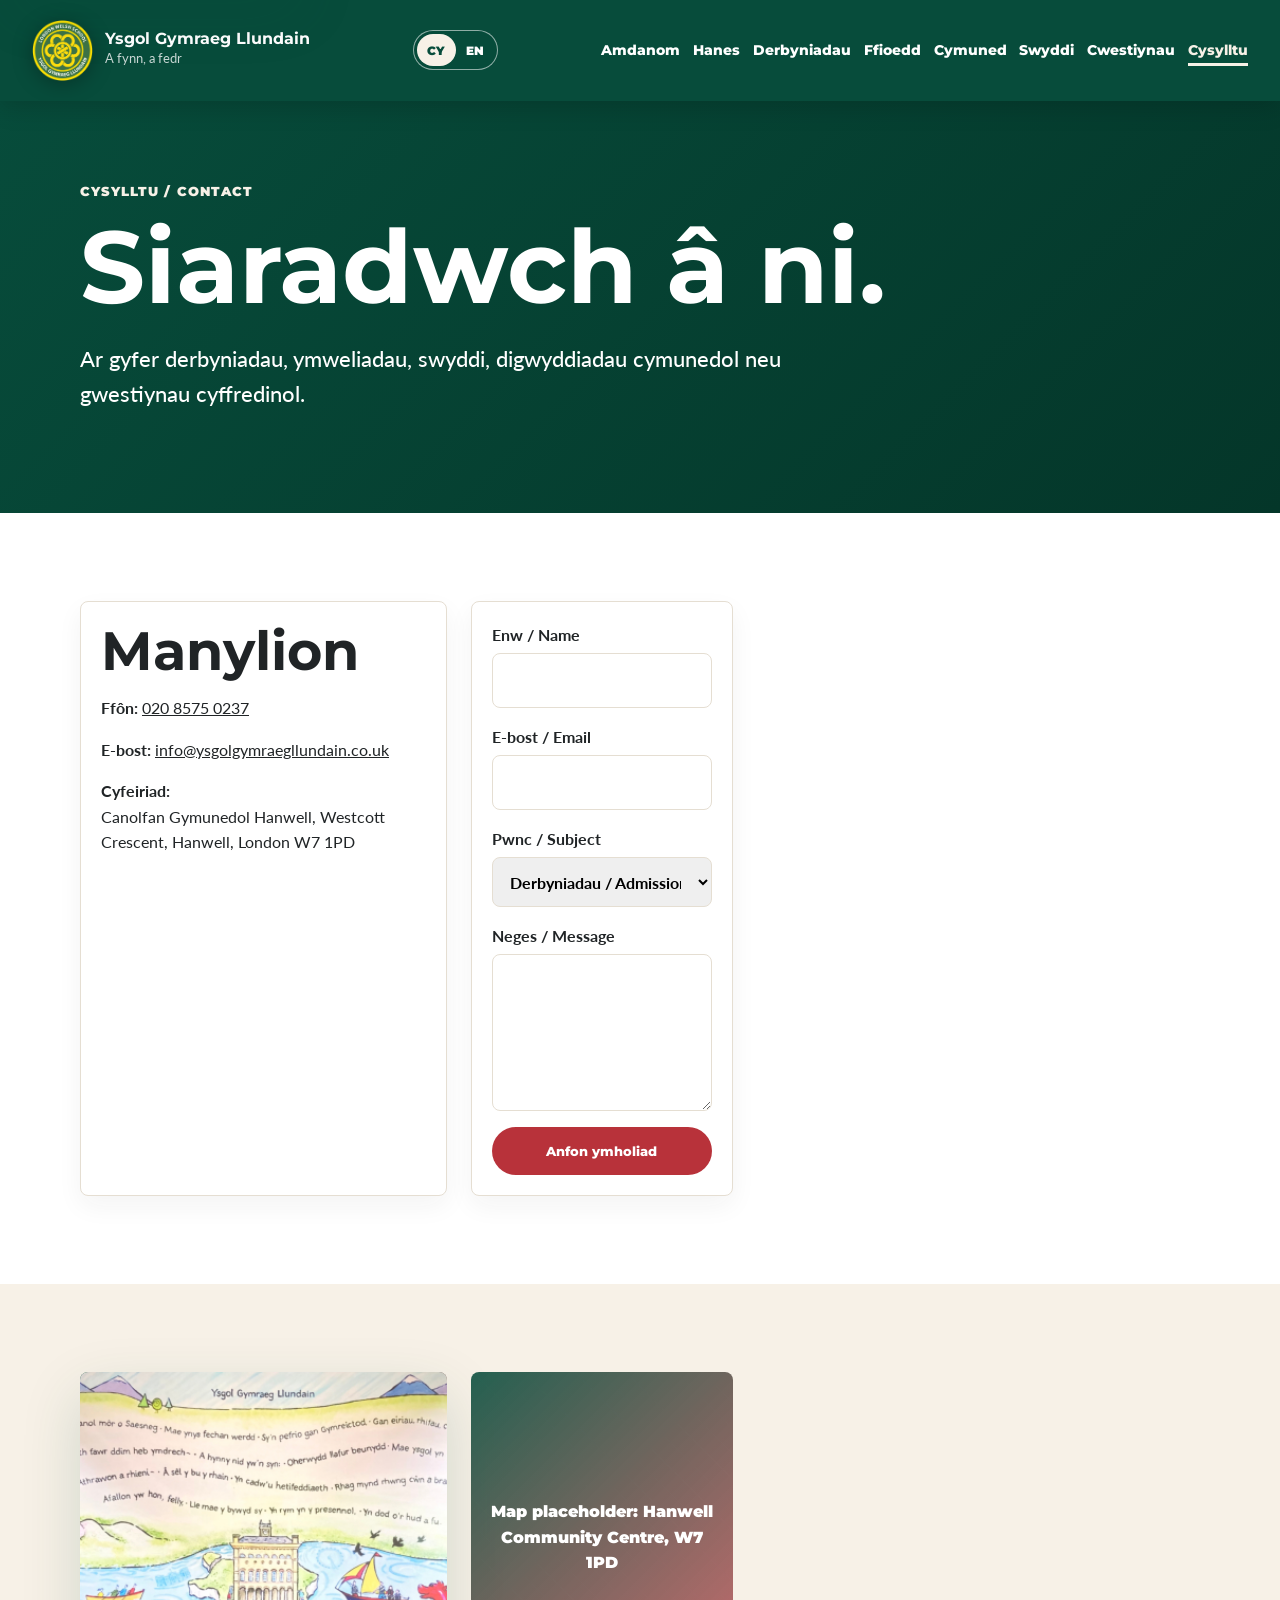
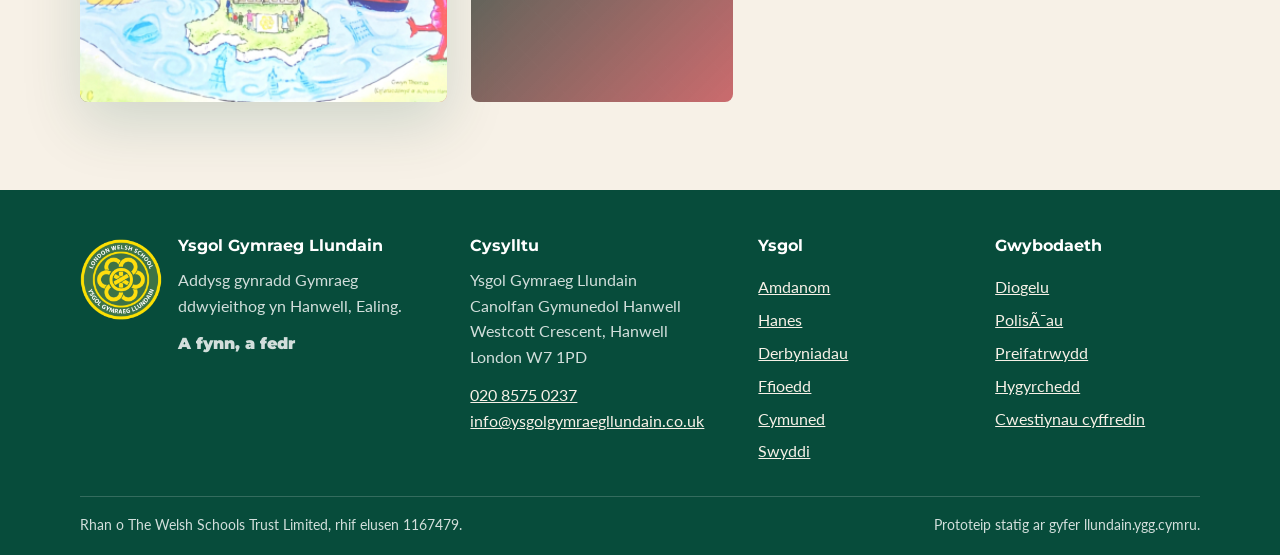
<file: site/contact.html>
<!doctype html>
<html lang="cy">
<head><meta charset="utf-8"><meta name="viewport" content="width=device-width, initial-scale=1"><title>Cysylltu | Ysgol Gymraeg Llundain</title><link rel="icon" href="34064@2x.jpg"><link rel="stylesheet" href="styles.css"></head>
<body>
  <a class="skip-link" href="#main">Neidio i'r cynnwys / Skip to content</a>
  <header class="site-header compact" data-header><a class="brand" href="index.html"><img class="brand-logo" src="ygll-logo.png" alt="" width="80" height="80" aria-hidden="true"><span><strong>Ysgol Gymraeg Llundain</strong><small>A fynn, a fedr</small></span></a><button class="menu-button" type="button" aria-expanded="false" aria-controls="site-nav" data-menu-button><span></span><span></span><span></span><span class="sr-only">Menu</span></button><nav class="site-nav" id="site-nav" data-nav><a href="about.html">Amdanom</a><a href="admissions.html">Derbyniadau</a><a href="fees.html">Ffioedd</a><a href="community.html">Cymuned</a><a href="recruitment.html">Swyddi</a><a href="faqs.html">Cwestiynau</a><a href="contact.html">Cysylltu</a></nav></header>
  <main id="main"><section class="page-hero"><div class="container"><p class="eyebrow">Cysylltu / Contact</p><h1>Siaradwch â ni.</h1><p class="lead">Ar gyfer derbyniadau, ymweliadau, swyddi, digwyddiadau cymunedol neu gwestiynau cyffredinol.</p></div></section>
  <section class="section"><div class="container contact-grid"><div class="info-panel"><h2>Manylion</h2><p><strong>Ffôn:</strong> <a href="tel:+442085750237">020 8575 0237</a></p><p><strong>E-bost:</strong> <a href="mailto:info@ysgolgymraegllundain.co.uk">info@ysgolgymraegllundain.co.uk</a></p><p><strong>Cyfeiriad:</strong><br>Canolfan Gymunedol Hanwell, Westcott Crescent, Hanwell, London W7 1PD</p></div><form class="contact-form" action="#" method="post"><label>Enw / Name<input name="name" autocomplete="name"></label><label>E-bost / Email<input name="email" type="email" autocomplete="email"></label><label>Pwnc / Subject<select name="subject"><option>Derbyniadau / Admissions</option><option>Ffioedd / Fees</option><option>Swyddi / Recruitment</option><option>Cymuned / Community</option></select></label><label>Neges / Message<textarea name="message" rows="5"></textarea></label><button class="button primary" type="submit">Anfon ymholiad</button></form></div></section>
  <section class="section tinted"><div class="container feature-grid"><figure class="image-card image-real"><img src="assets/34100.jpg" alt="Darlun Ysgol Gymraeg Llundain a'i chymuned"></figure><div class="map-placeholder" role="img" aria-label="Placeholder map: Hanwell Community Centre, Westcott Crescent, Hanwell W7 1PD">Map placeholder: Hanwell Community Centre, W7 1PD</div></div></section></main>
  <footer class="site-footer" data-site-footer></footer><script src="script.js"></script>
</body></html>
</file>
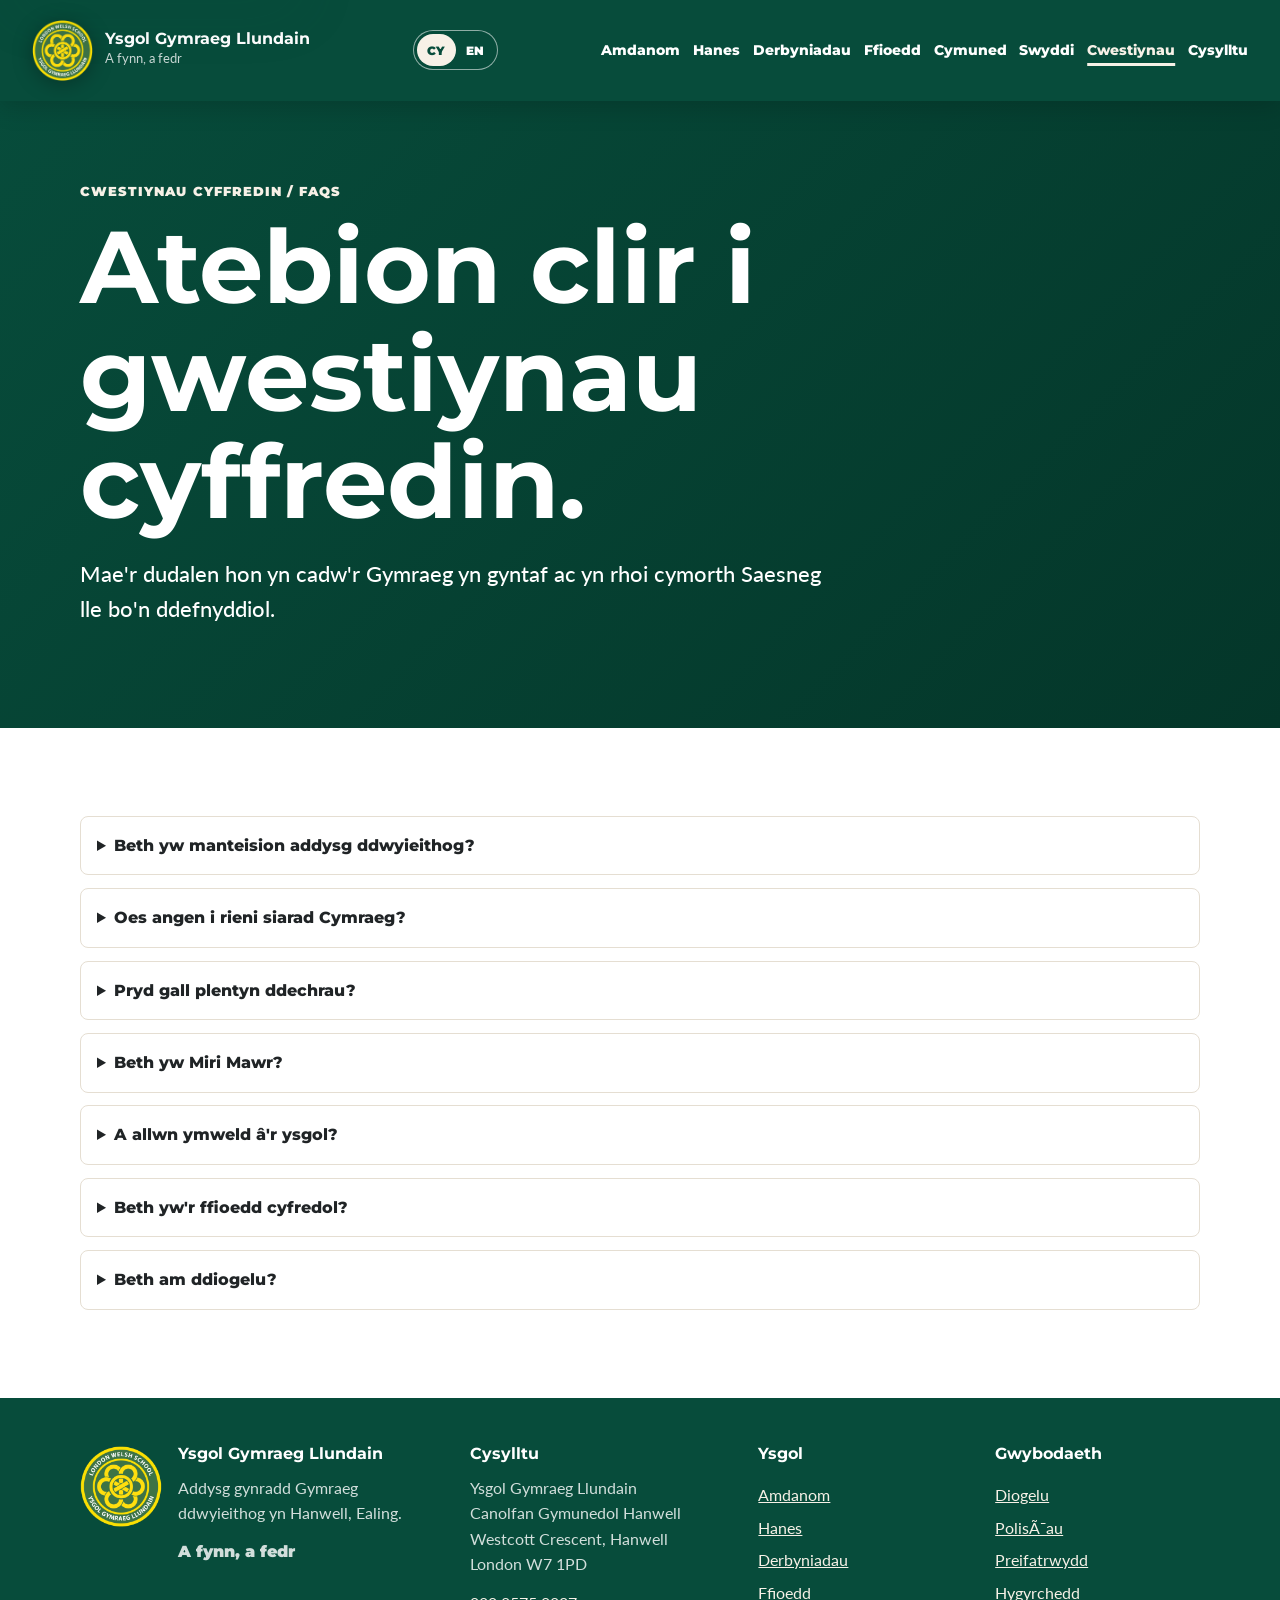
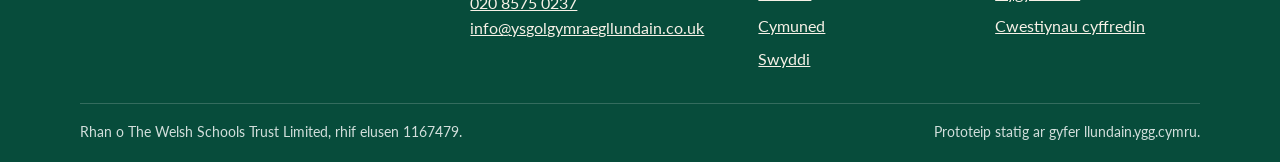
<file: site/faqs.html>
<!doctype html>
<html lang="cy">
<head><meta charset="utf-8"><meta name="viewport" content="width=device-width, initial-scale=1"><title>Cwestiynau Cyffredin | Ysgol Gymraeg Llundain</title><link rel="icon" href="34064@2x.jpg"><link rel="stylesheet" href="styles.css"></head>
<body>
  <a class="skip-link" href="#main">Neidio i'r cynnwys / Skip to content</a>
  <header class="site-header compact" data-header><a class="brand" href="index.html"><img class="brand-logo" src="ygll-logo.png" alt="" width="80" height="80" aria-hidden="true"><span><strong>Ysgol Gymraeg Llundain</strong><small>A fynn, a fedr</small></span></a><button class="menu-button" type="button" aria-expanded="false" aria-controls="site-nav" data-menu-button><span></span><span></span><span></span><span class="sr-only">Menu</span></button><nav class="site-nav" id="site-nav" data-nav><a href="about.html">Amdanom</a><a href="admissions.html">Derbyniadau</a><a href="fees.html">Ffioedd</a><a href="community.html">Cymuned</a><a href="recruitment.html">Swyddi</a><a href="faqs.html">Cwestiynau</a><a href="contact.html">Cysylltu</a></nav></header>
  <main id="main"><section class="page-hero"><div class="container"><p class="eyebrow">Cwestiynau cyffredin / FAQs</p><h1>Atebion clir i gwestiynau cyffredin.</h1><p class="lead">Mae'r dudalen hon yn cadw'r Gymraeg yn gyntaf ac yn rhoi cymorth Saesneg lle bo'n ddefnyddiol.</p></div></section>
  <section class="section"><div class="container faq-list">
    <details><summary>Beth yw manteision addysg ddwyieithog?</summary><p>Mae dwyieithrwydd yn cryfhau cyfathrebu, hyder, dealltwriaeth ddiwylliannol a'r gallu i ddysgu ieithoedd eraill.</p></details>
    <details><summary>Oes angen i rieni siarad Cymraeg?</summary><p>Nac oes. Mae croeso i deuluoedd ar wahanol gamau yn eu taith Gymraeg, ac mae'r ysgol yn helpu rhieni i gefnogi dysgu eu plant.</p></details>
    <details><summary>Pryd gall plentyn ddechrau?</summary><p>Yn ôl y wefan gyfredol, derbynnir plant i'r Meithrin ar ôl eu pen-blwydd yn 3 oed, ac i'r Dosbarth Derbyn ym mis Medi ar ôl iddynt droi'n 4 oed.</p></details>
    <details><summary>Beth yw Miri Mawr?</summary><p>GrÅµp babanod a phlant bach 0 i 4 oed yw Miri Mawr, ar fore Gwener yn ystod y tymor yng Nghanolfan Gymunedol Hanwell. Mae'n gyfle i chwarae, canu a chlywed Cymraeg mewn awyrgylch croesawgar.</p></details>
    <details><summary>A allwn ymweld â'r ysgol?</summary><p>Gallwch. Cysylltwch â'r swyddfa i drefnu amser cyfleus neu i holi am y noson agored nesaf.</p></details>
    <details><summary>Beth yw'r ffioedd cyfredol?</summary><p>Mae'r wefan gyfredol yn rhestru ffioedd 2025-26 ar gyfer plant 5 oed a throsodd fel £4,560 y flwyddyn neu £380 y mis, gyda manylion ar grantiau meithrin a chymorth ariannol.</p></details>
    <details><summary>Beth am ddiogelu?</summary><p>Dylai'r dudalen fyw gynnwys dolenni at bolisïau diogelu, arweinwyr dynodedig a gweithdrefnau cysylltu priodol.</p></details>
  </div></section></main>
  <footer class="site-footer" data-site-footer></footer><script src="script.js"></script>
</body></html>
</file>
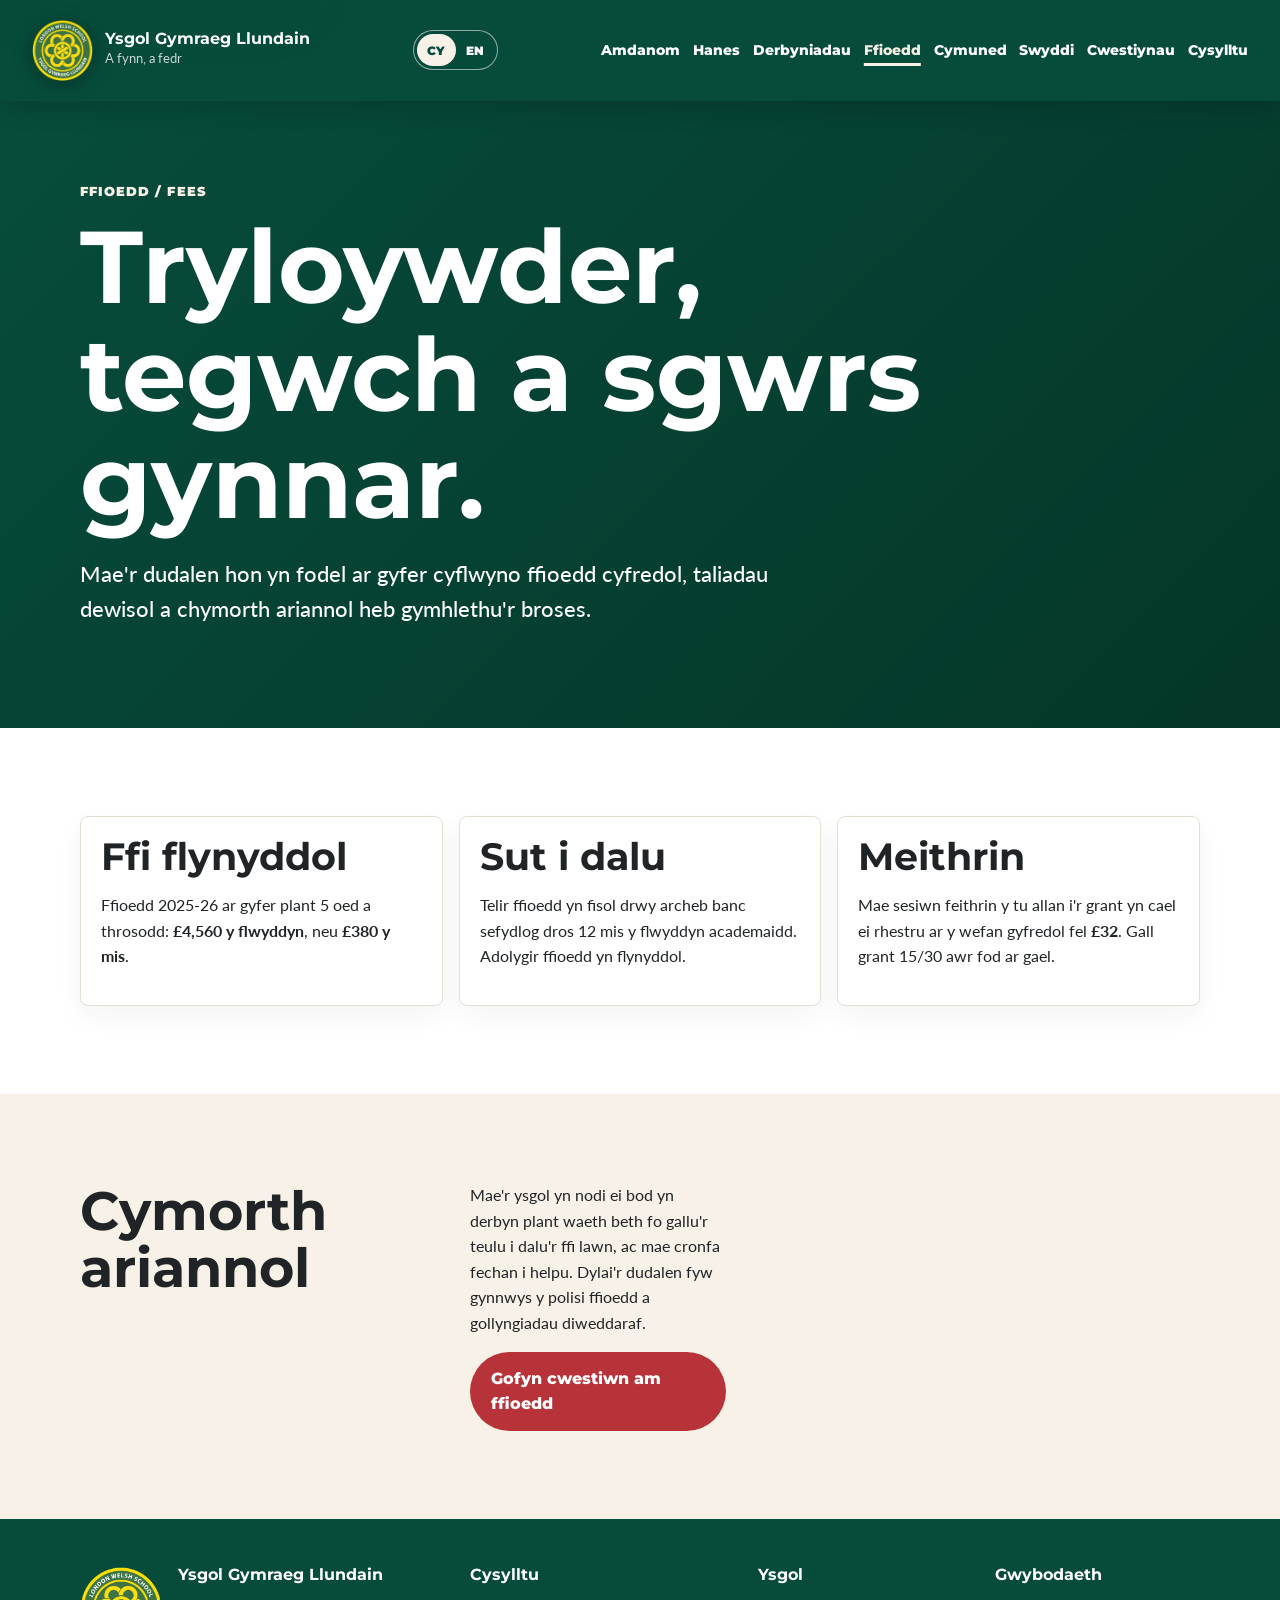
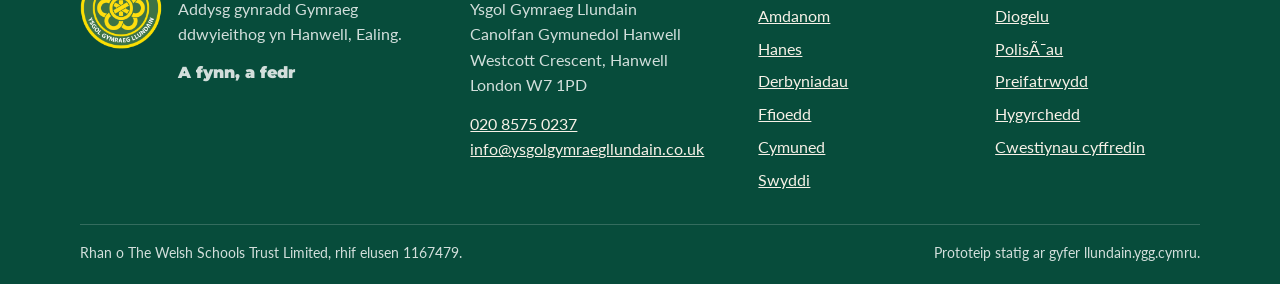
<file: site/fees.html>
<!doctype html>
<html lang="cy">
<head><meta charset="utf-8"><meta name="viewport" content="width=device-width, initial-scale=1"><title>Ffioedd | Ysgol Gymraeg Llundain</title><link rel="icon" href="34064@2x.jpg"><link rel="stylesheet" href="styles.css"></head>
<body>
  <a class="skip-link" href="#main">Neidio i'r cynnwys / Skip to content</a>
  <header class="site-header compact" data-header><a class="brand" href="index.html"><img class="brand-logo" src="ygll-logo.png" alt="" width="80" height="80" aria-hidden="true"><span><strong>Ysgol Gymraeg Llundain</strong><small>A fynn, a fedr</small></span></a><button class="menu-button" type="button" aria-expanded="false" aria-controls="site-nav" data-menu-button><span></span><span></span><span></span><span class="sr-only">Menu</span></button><nav class="site-nav" id="site-nav" data-nav><a href="about.html">Amdanom</a><a href="admissions.html">Derbyniadau</a><a href="fees.html">Ffioedd</a><a href="community.html">Cymuned</a><a href="recruitment.html">Swyddi</a><a href="faqs.html">Cwestiynau</a><a href="contact.html">Cysylltu</a></nav></header>
  <main id="main"><section class="page-hero"><div class="container"><p class="eyebrow">Ffioedd / Fees</p><h1>Tryloywder, tegwch a sgwrs gynnar.</h1><p class="lead">Mae'r dudalen hon yn fodel ar gyfer cyflwyno ffioedd cyfredol, taliadau dewisol a chymorth ariannol heb gymhlethu'r broses.</p></div></section>
  <section class="section"><div class="container cards three"><article class="card"><h2>Ffi flynyddol</h2><p>Ffioedd 2025-26 ar gyfer plant 5 oed a throsodd: <strong>£4,560 y flwyddyn</strong>, neu <strong>£380 y mis</strong>.</p></article><article class="card"><h2>Sut i dalu</h2><p>Telir ffioedd yn fisol drwy archeb banc sefydlog dros 12 mis y flwyddyn academaidd. Adolygir ffioedd yn flynyddol.</p></article><article class="card"><h2>Meithrin</h2><p>Mae sesiwn feithrin y tu allan i'r grant yn cael ei rhestru ar y wefan gyfredol fel <strong>£32</strong>. Gall grant 15/30 awr fod ar gael.</p></article></div></section>
  <section class="section tinted"><div class="container split"><div><h2>Cymorth ariannol</h2></div><div class="copy"><p>Mae'r ysgol yn nodi ei bod yn derbyn plant waeth beth fo gallu'r teulu i dalu'r ffi lawn, ac mae cronfa fechan i helpu. Dylai'r dudalen fyw gynnwys y polisi ffioedd a gollyngiadau diweddaraf.</p><a class="button primary" href="contact.html">Gofyn cwestiwn am ffioedd</a></div></div></section></main>
  <footer class="site-footer" data-site-footer></footer><script src="script.js"></script>
</body></html>
</file>
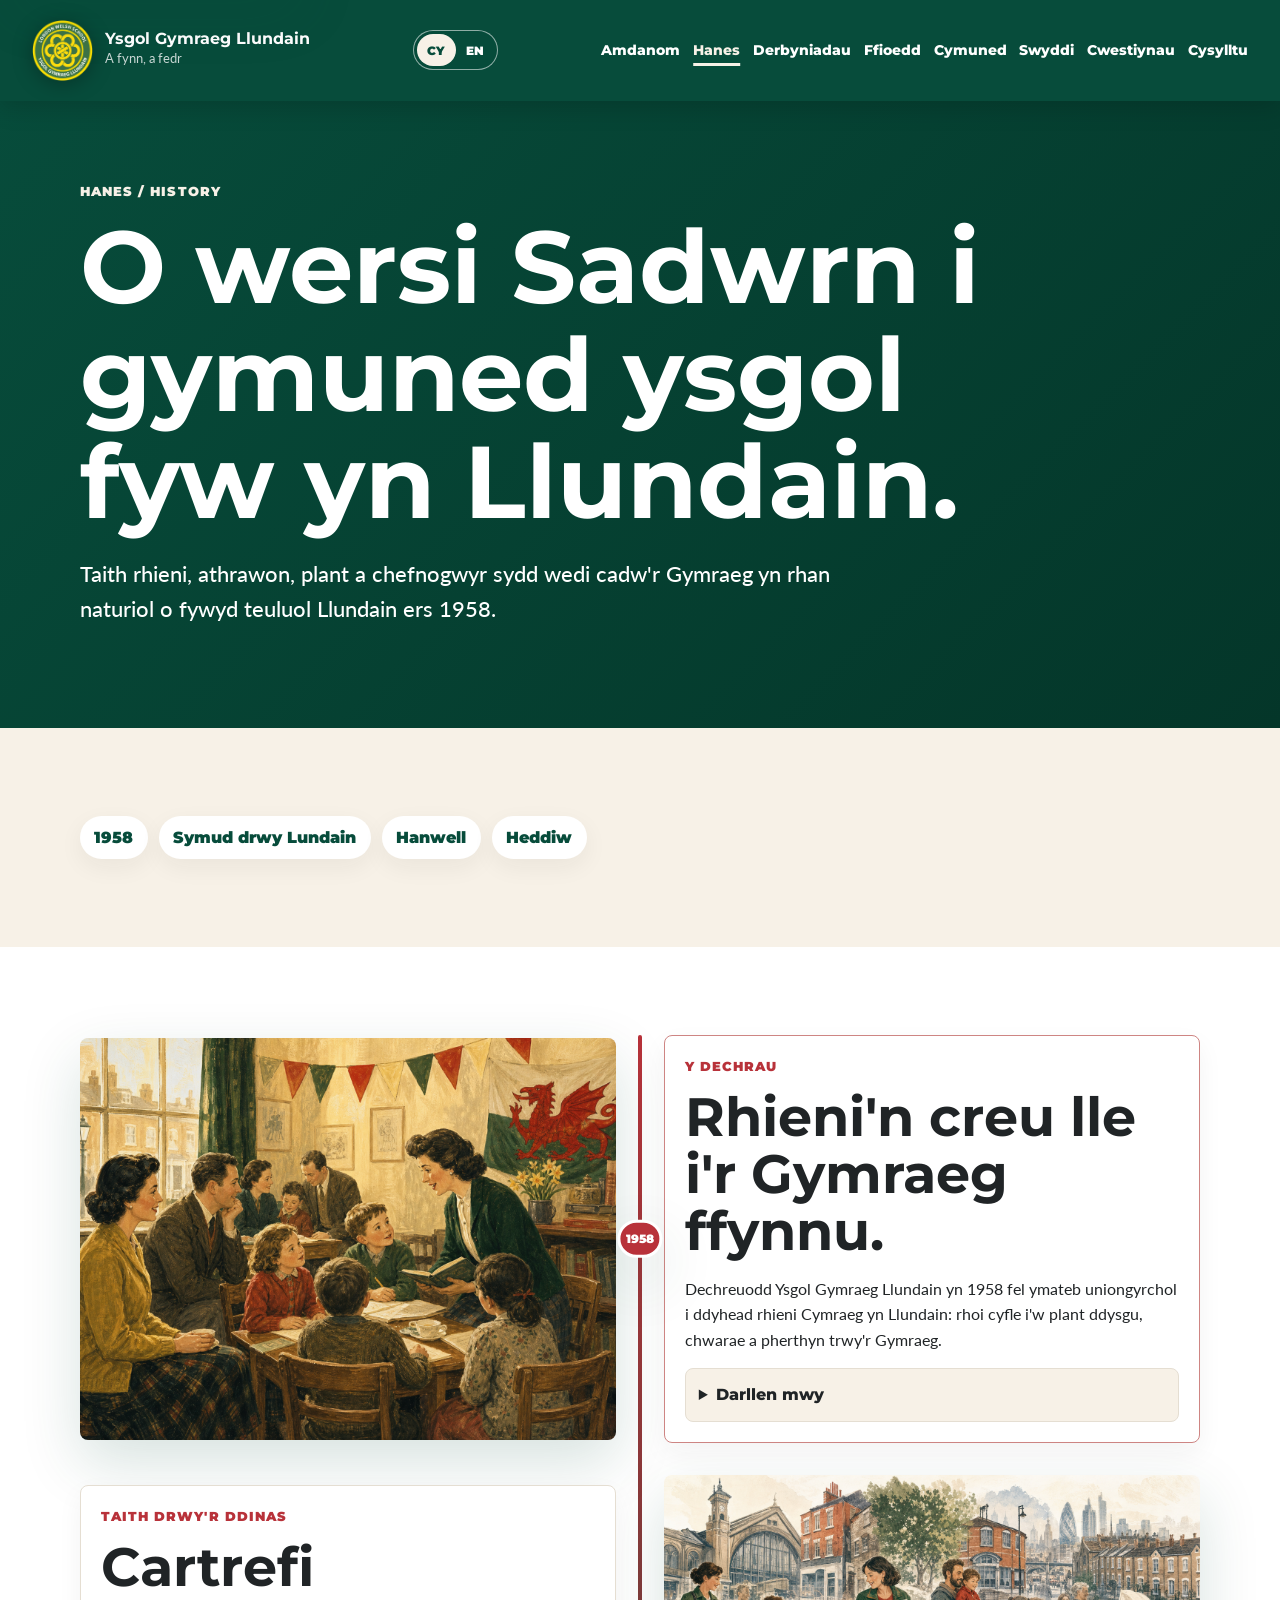
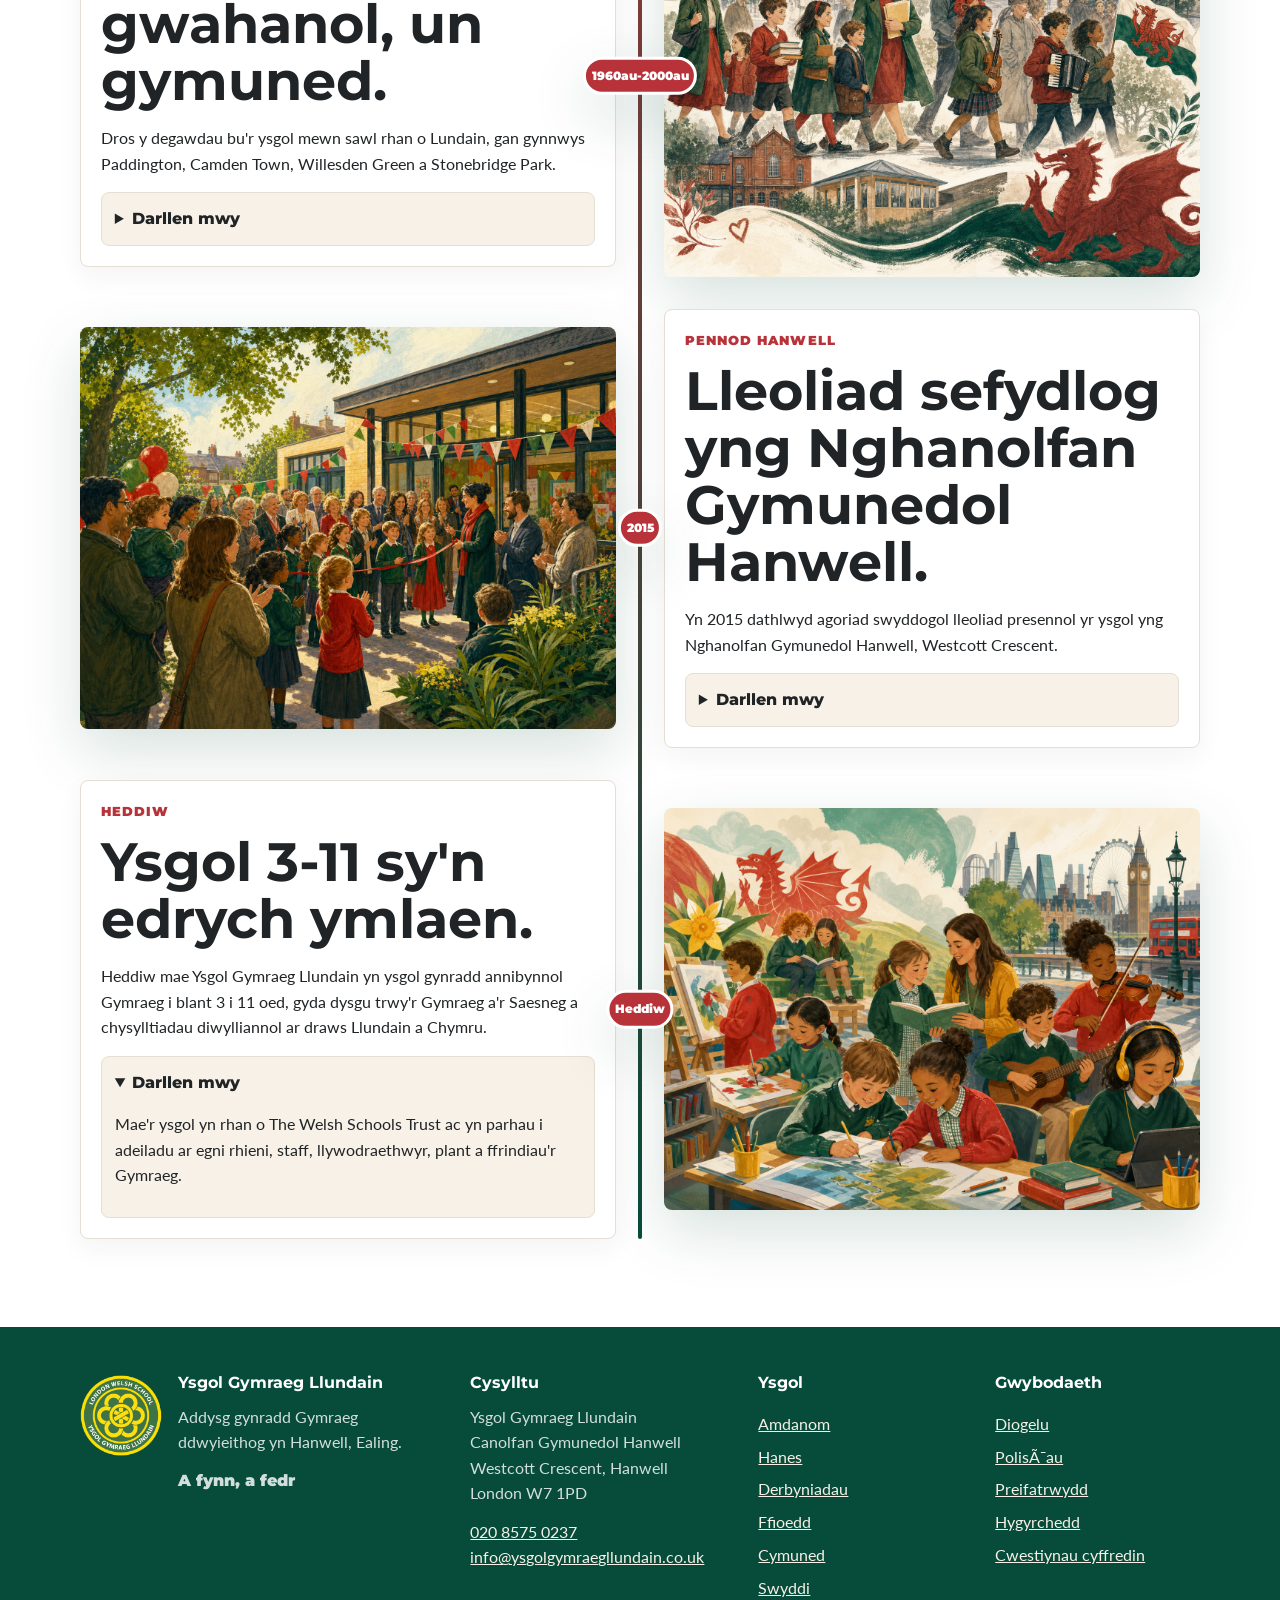
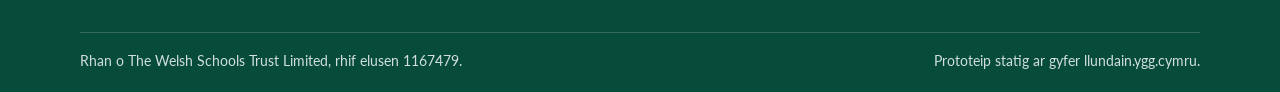
<file: site/history.html>
<!doctype html>
<html lang="cy">
<head>
  <meta charset="utf-8">
  <meta name="viewport" content="width=device-width, initial-scale=1">
  <title>Hanes | Ysgol Gymraeg Llundain</title>
  <link rel="icon" href="34064@2x.jpg">
  <link rel="stylesheet" href="styles.css">
</head>
<body>
  <a class="skip-link" href="#main">Neidio i'r cynnwys / Skip to content</a>
  <header class="site-header compact" data-header>
    <a class="brand" href="index.html">
      <img class="brand-logo" src="ygll-logo.png" alt="" width="80" height="80" aria-hidden="true">
      <span><strong>Ysgol Gymraeg Llundain</strong><small>A fynn, a fedr</small></span>
    </a>
    <button class="menu-button" type="button" aria-expanded="false" aria-controls="site-nav" data-menu-button>
      <span></span><span></span><span></span><span class="sr-only">Dewislen / Menu</span>
    </button>
    <nav class="site-nav" id="site-nav" aria-label="Prif ddewislen" data-nav></nav>
  </header>

  <main id="main">
    <section class="page-hero history-hero">
      <div class="container">
        <p class="eyebrow" data-cy="Hanes / History" data-en="History / Hanes">Hanes / History</p>
        <h1 data-cy="O wersi Sadwrn i gymuned ysgol fyw yn Llundain." data-en="From Saturday lessons to a living Welsh school community in London.">O wersi Sadwrn i gymuned ysgol fyw yn Llundain.</h1>
        <p class="lead" data-cy="Taith rhieni, athrawon, plant a chefnogwyr sydd wedi cadw'r Gymraeg yn rhan naturiol o fywyd teuluol Llundain ers 1958." data-en="A journey shaped by parents, teachers, children and supporters who have kept Welsh language and culture alive in London since 1958.">Taith rhieni, athrawon, plant a chefnogwyr sydd wedi cadw'r Gymraeg yn rhan naturiol o fywyd teuluol Llundain ers 1958.</p>
      </div>
    </section>

    <section class="section tinted">
      <div class="container timeline-jump" aria-label="Neidio drwy'r hanes">
        <a href="#h-1958" data-cy="1958" data-en="1958">1958</a>
        <a href="#h-journey" data-cy="Symud drwy Lundain" data-en="Across London">Symud drwy Lundain</a>
        <a href="#h-2015" data-cy="Hanwell" data-en="Hanwell">Hanwell</a>
        <a href="#h-today" data-cy="Heddiw" data-en="Today">Heddiw</a>
      </div>
    </section>

    <section class="section">
      <div class="container history-timeline" aria-label="Llinell amser Ysgol Gymraeg Llundain">
        <article class="timeline-item is-active" id="h-1958" tabindex="0">
          <div class="timeline-marker"><span>1958</span></div>
          <figure>
            <img src="assets/history-1958.png" alt="Darlun ffuglennol o rieni a phlant yn dechrau dosbarth Cymraeg Sadwrn yn Llundain">
          </figure>
          <div class="timeline-copy">
            <p class="eyebrow" data-cy="Y dechrau" data-en="The beginning">Y dechrau</p>
            <h2 data-cy="Rhieni'n creu lle i'r Gymraeg ffynnu." data-en="Parents create a place for Welsh to grow.">Rhieni'n creu lle i'r Gymraeg ffynnu.</h2>
            <p data-cy="Dechreuodd Ysgol Gymraeg Llundain yn 1958 fel ymateb uniongyrchol i ddyhead rhieni Cymraeg yn Llundain: rhoi cyfle i'w plant ddysgu, chwarae a pherthyn trwy'r Gymraeg." data-en="Ysgol Gymraeg Llundain began in 1958 as a direct response to Welsh-speaking parents in London who wanted their children to learn, play and belong through Welsh.">Dechreuodd Ysgol Gymraeg Llundain yn 1958 fel ymateb uniongyrchol i ddyhead rhieni Cymraeg yn Llundain: rhoi cyfle i'w plant ddysgu, chwarae a pherthyn trwy'r Gymraeg.</p>
            <details>
              <summary data-cy="Darllen mwy" data-en="Read more">Darllen mwy</summary>
              <p data-cy="Roedd y dechrau'n fach ond yn bwrpasol: dosbarthiadau, teuluoedd, gwirfoddolwyr a'r syniad cryf fod iaith yn perthyn i fywyd bob dydd." data-en="The beginning was small but purposeful: classes, families, volunteers and the conviction that language belongs in everyday life.">Roedd y dechrau'n fach ond yn bwrpasol: dosbarthiadau, teuluoedd, gwirfoddolwyr a'r syniad cryf fod iaith yn perthyn i fywyd bob dydd.</p>
            </details>
          </div>
        </article>

        <article class="timeline-item" id="h-journey" tabindex="0">
          <div class="timeline-marker"><span data-cy="1960au-2000au" data-en="1960s-2000s">1960au-2000au</span></div>
          <figure>
            <img src="assets/history-journey.png" alt="Darlun ffuglennol o deuluoedd ysgol Gymraeg yn symud rhwng cymunedau Llundain">
          </figure>
          <div class="timeline-copy">
            <p class="eyebrow" data-cy="Taith drwy'r ddinas" data-en="A journey through the city">Taith drwy'r ddinas</p>
            <h2 data-cy="Cartrefi gwahanol, un gymuned." data-en="Different homes, one community.">Cartrefi gwahanol, un gymuned.</h2>
            <p data-cy="Dros y degawdau bu'r ysgol mewn sawl rhan o Lundain, gan gynnwys Paddington, Camden Town, Willesden Green a Stonebridge Park." data-en="Over the decades the school has been based in several parts of London, including Paddington, Camden Town, Willesden Green and Stonebridge Park.">Dros y degawdau bu'r ysgol mewn sawl rhan o Lundain, gan gynnwys Paddington, Camden Town, Willesden Green a Stonebridge Park.</p>
            <details>
              <summary data-cy="Darllen mwy" data-en="Read more">Darllen mwy</summary>
              <p data-cy="Mae'r symud hwnnw'n rhan o'r stori: ysgol fach yn addasu, yn dal ei chysylltiadau, ac yn parhau i wasanaethu teuluoedd Cymraeg ar draws y ddinas." data-en="Those moves are part of the story: a small school adapting, keeping its connections and continuing to serve Welsh families across the city.">Mae'r symud hwnnw'n rhan o'r stori: ysgol fach yn addasu, yn dal ei chysylltiadau, ac yn parhau i wasanaethu teuluoedd Cymraeg ar draws y ddinas.</p>
            </details>
          </div>
        </article>

        <article class="timeline-item" id="h-2015" tabindex="0">
          <div class="timeline-marker"><span>2015</span></div>
          <figure>
            <img src="assets/history-hanwell.png" alt="Darlun ffuglennol o gymuned ysgol yn agor pennod newydd yn Hanwell">
          </figure>
          <div class="timeline-copy">
            <p class="eyebrow" data-cy="Pennod Hanwell" data-en="The Hanwell chapter">Pennod Hanwell</p>
            <h2 data-cy="Lleoliad sefydlog yng Nghanolfan Gymunedol Hanwell." data-en="A settled home at Hanwell Community Centre.">Lleoliad sefydlog yng Nghanolfan Gymunedol Hanwell.</h2>
            <p data-cy="Yn 2015 dathlwyd agoriad swyddogol lleoliad presennol yr ysgol yng Nghanolfan Gymunedol Hanwell, Westcott Crescent." data-en="In 2015 the school celebrated the official opening of its current home at Hanwell Community Centre, Westcott Crescent.">Yn 2015 dathlwyd agoriad swyddogol lleoliad presennol yr ysgol yng Nghanolfan Gymunedol Hanwell, Westcott Crescent.</p>
            <details>
              <summary data-cy="Darllen mwy" data-en="Read more">Darllen mwy</summary>
              <p data-cy="Mae'r safle'n rhoi cartref clir i'r ysgol yng ngorllewin Llundain ac yn cadw'r cysylltiad rhwng addysg, teulu a chymuned leol." data-en="The site gives the school a clear home in west London and keeps education, family and local community closely connected.">Mae'r safle'n rhoi cartref clir i'r ysgol yng ngorllewin Llundain ac yn cadw'r cysylltiad rhwng addysg, teulu a chymuned leol.</p>
            </details>
          </div>
        </article>

        <article class="timeline-item" id="h-today" tabindex="0">
          <div class="timeline-marker"><span data-cy="Heddiw" data-en="Today">Heddiw</span></div>
          <figure>
            <img src="assets/history-today.png" alt="Darlun ffuglennol o gymuned ysgol Gymraeg gyfoes yn Llundain">
          </figure>
          <div class="timeline-copy">
            <p class="eyebrow" data-cy="Heddiw" data-en="Today">Heddiw</p>
            <h2 data-cy="Ysgol 3-11 sy'n edrych ymlaen." data-en="A 3-11 school looking ahead.">Ysgol 3-11 sy'n edrych ymlaen.</h2>
            <p data-cy="Heddiw mae Ysgol Gymraeg Llundain yn ysgol gynradd annibynnol Gymraeg i blant 3 i 11 oed, gyda dysgu trwy'r Gymraeg a'r Saesneg a chysylltiadau diwylliannol ar draws Llundain a Chymru." data-en="Today Ysgol Gymraeg Llundain is an independent Welsh-medium primary school for children aged 3 to 11, learning through Welsh and English with cultural links across London and Wales.">Heddiw mae Ysgol Gymraeg Llundain yn ysgol gynradd annibynnol Gymraeg i blant 3 i 11 oed, gyda dysgu trwy'r Gymraeg a'r Saesneg a chysylltiadau diwylliannol ar draws Llundain a Chymru.</p>
            <details open>
              <summary data-cy="Darllen mwy" data-en="Read more">Darllen mwy</summary>
              <p data-cy="Mae'r ysgol yn rhan o The Welsh Schools Trust ac yn parhau i adeiladu ar egni rhieni, staff, llywodraethwyr, plant a ffrindiau'r Gymraeg." data-en="The school is part of The Welsh Schools Trust and continues to build on the energy of parents, staff, governors, pupils and friends of the Welsh language.">Mae'r ysgol yn rhan o The Welsh Schools Trust ac yn parhau i adeiladu ar egni rhieni, staff, llywodraethwyr, plant a ffrindiau'r Gymraeg.</p>
            </details>
          </div>
        </article>
      </div>
    </section>
  </main>

  <footer class="site-footer" data-site-footer></footer>
  <script src="script.js"></script>
</body>
</html>
</file>
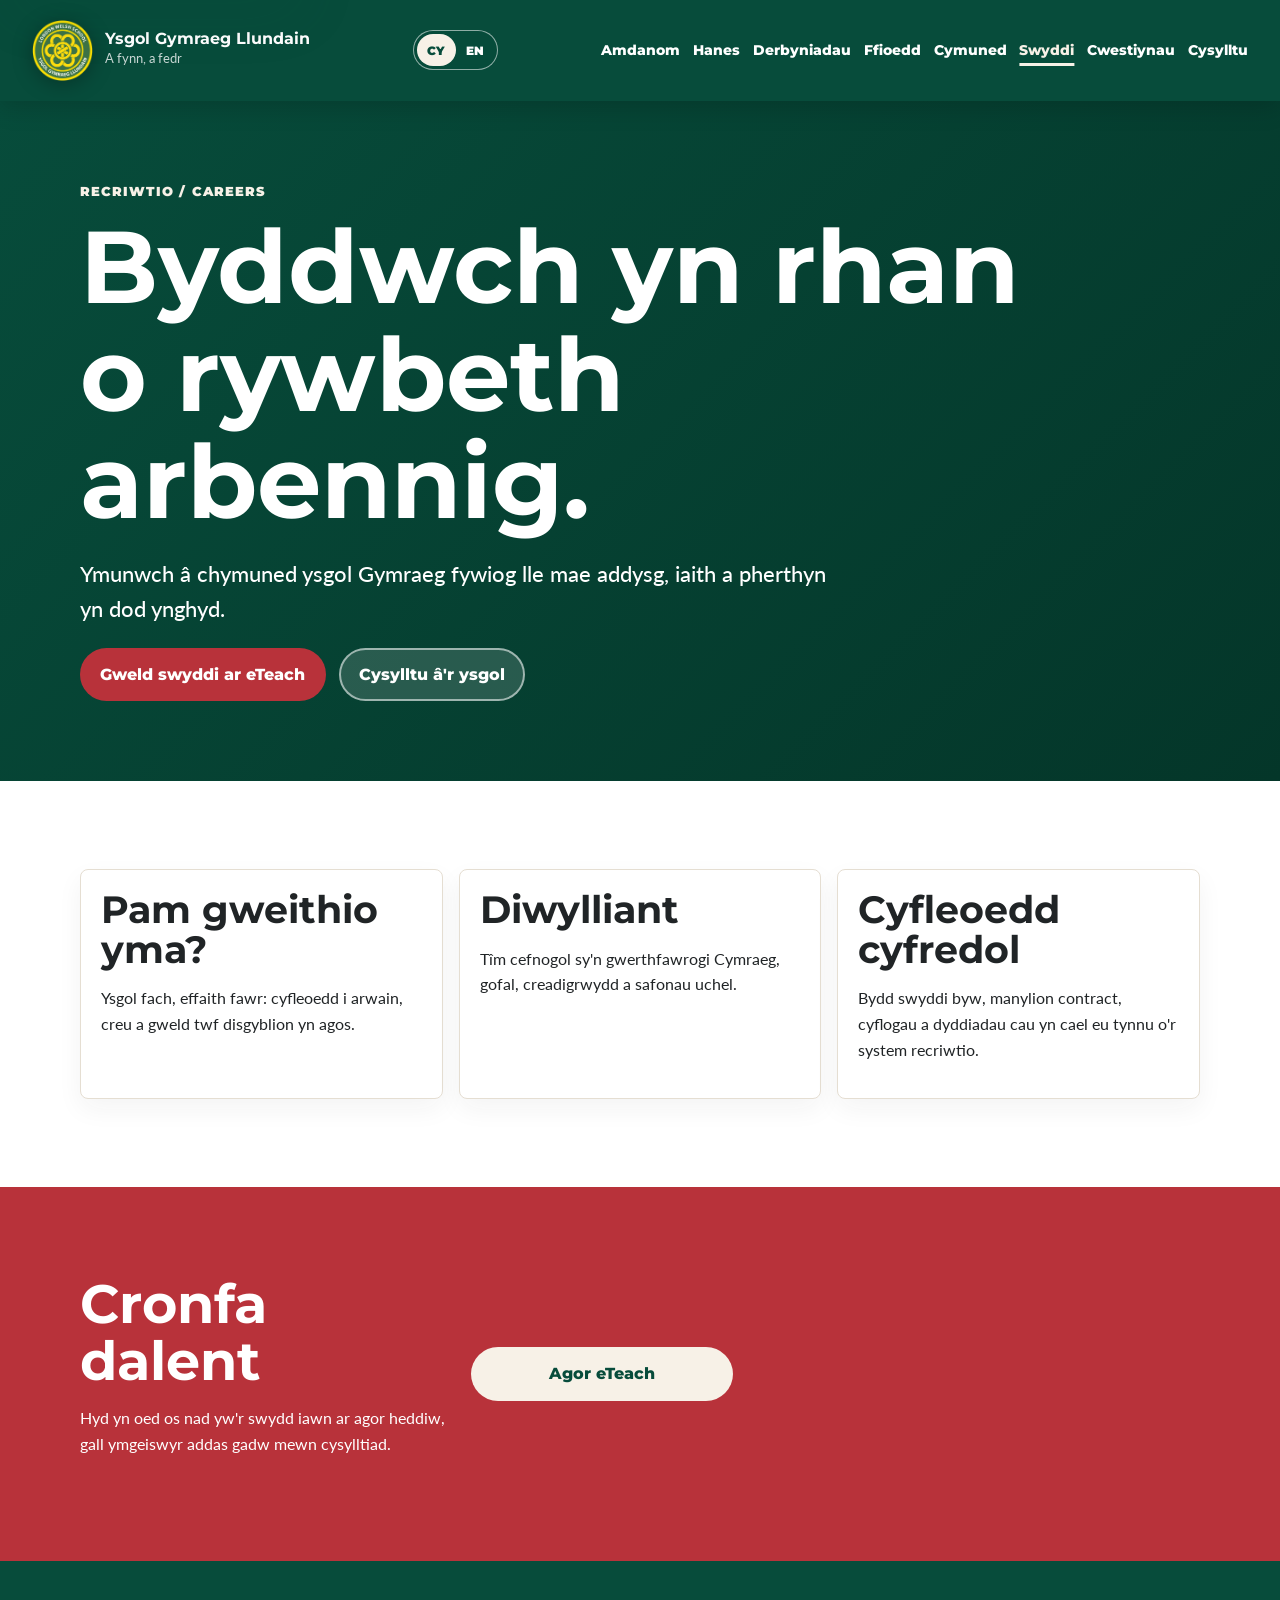
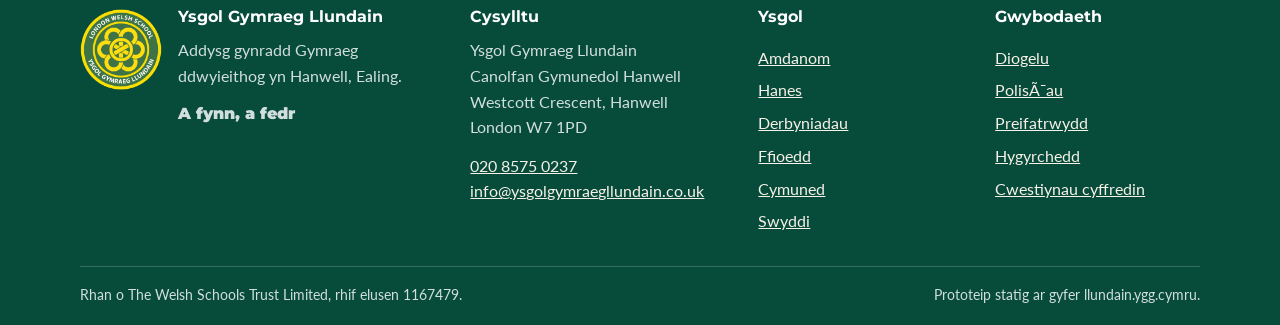
<file: site/recruitment.html>
<!doctype html>
<html lang="cy">
<head><meta charset="utf-8"><meta name="viewport" content="width=device-width, initial-scale=1"><title>Recriwtio | Ysgol Gymraeg Llundain</title><link rel="icon" href="34064@2x.jpg"><link rel="stylesheet" href="styles.css"></head>
<body>
  <a class="skip-link" href="#main">Neidio i'r cynnwys / Skip to content</a>
  <header class="site-header compact" data-header><a class="brand" href="index.html"><img class="brand-logo" src="ygll-logo.png" alt="" width="80" height="80" aria-hidden="true"><span><strong>Ysgol Gymraeg Llundain</strong><small>A fynn, a fedr</small></span></a><button class="menu-button" type="button" aria-expanded="false" aria-controls="site-nav" data-menu-button><span></span><span></span><span></span><span class="sr-only">Menu</span></button><nav class="site-nav" id="site-nav" data-nav><a href="about.html">Amdanom</a><a href="admissions.html">Derbyniadau</a><a href="fees.html">Ffioedd</a><a href="community.html">Cymuned</a><a href="recruitment.html">Swyddi</a><a href="faqs.html">Cwestiynau</a><a href="contact.html">Cysylltu</a></nav></header>
  <main id="main"><section class="page-hero"><div class="container"><p class="eyebrow">Recriwtio / Careers</p><h1>Byddwch yn rhan o rywbeth arbennig.</h1><p class="lead">Ymunwch â chymuned ysgol Gymraeg fywiog lle mae addysg, iaith a pherthyn yn dod ynghyd.</p><div class="actions"><a class="button primary" href="https://www.eteach.com/careers/ysgolgymraegllundain/" target="_blank" rel="noopener">Gweld swyddi ar eTeach</a><a class="button secondary" href="contact.html">Cysylltu â'r ysgol</a></div></div></section>
  <section class="section"><div class="container cards three"><article class="card"><h2>Pam gweithio yma?</h2><p>Ysgol fach, effaith fawr: cyfleoedd i arwain, creu a gweld twf disgyblion yn agos.</p></article><article class="card"><h2>Diwylliant</h2><p>Tîm cefnogol sy'n gwerthfawrogi Cymraeg, gofal, creadigrwydd a safonau uchel.</p></article><article class="card"><h2>Cyfleoedd cyfredol</h2><p>Bydd swyddi byw, manylion contract, cyflogau a dyddiadau cau yn cael eu tynnu o'r system recriwtio.</p></article></div></section>
  <section class="section red-band"><div class="container band-content"><div><h2>Cronfa dalent</h2><p>Hyd yn oed os nad yw'r swydd iawn ar agor heddiw, gall ymgeiswyr addas gadw mewn cysylltiad.</p></div><a class="button light" href="https://www.eteach.com/careers/ysgolgymraegllundain/" target="_blank" rel="noopener">Agor eTeach</a></div></section></main>
  <footer class="site-footer" data-site-footer></footer><script src="script.js"></script>
</body></html>
</file>
<file: site/styles.css>
@import url("https://fonts.googleapis.com/css2?family=Lato:wght@300;400;700&family=Montserrat:wght@700;800;900&display=swap&subset=latin-ext");

:root {
  --green: #074c3b;
  --green-2: #0d674f;
  --red: #b8323a;
  --cream: #f7f1e7;
  --gold: #d8aa45;
  --ink: #202426;
  --muted: #60666a;
  --white: #fff;
  --line: #e5ded2;
  --shadow: 0 22px 60px rgba(7, 76, 59, 0.16);
  --font-body: Lato, "Segoe UI", Arial, sans-serif;
  --font-display: Montserrat, "Segoe UI", Arial, sans-serif;
  --space-1: .5rem;
  --space-2: 1rem;
  --space-3: 1.5rem;
  --space-4: 2rem;
  --space-5: 3rem;
  --space-6: 4.5rem;
  --radius: 8px;
  --container: 1120px;
}

* { box-sizing: border-box; }
html { scroll-behavior: smooth; }
body {
  margin: 0;
  font-family: var(--font-body);
  color: var(--ink);
  background: var(--white);
  line-height: 1.6;
}
a { color: inherit; }
img, svg { max-width: 100%; }
:focus-visible { outline: 3px solid var(--gold); outline-offset: 4px; }

.sr-only {
  position: absolute;
  width: 1px;
  height: 1px;
  overflow: hidden;
  clip: rect(0, 0, 0, 0);
}

.skip-link {
  position: fixed;
  left: 1rem;
  top: -4rem;
  z-index: 50;
  background: var(--white);
  color: var(--green);
  padding: .75rem 1rem;
  border-radius: var(--radius);
  box-shadow: var(--shadow);
}
.skip-link:focus { top: 1rem; }

.container {
  width: min(100% - 2rem, var(--container));
  margin-inline: auto;
}

.notice {
  background: var(--red);
  color: var(--white);
  padding: .7rem 1rem;
  text-align: center;
  font-size: .95rem;
}
.notice a { font-weight: 700; }

.site-header {
  position: absolute;
  inset: auto 0 auto 0;
  z-index: 20;
  display: flex;
  align-items: center;
  justify-content: space-between;
  gap: 1rem;
  padding: 1rem;
  color: var(--white);
}
.site-header.compact {
  position: sticky;
  top: 0;
  background: var(--green);
  box-shadow: 0 6px 24px rgba(0, 0, 0, .16);
}
.brand {
  display: inline-flex;
  align-items: center;
  gap: .75rem;
  text-decoration: none;
  min-width: 0;
  position: relative;
  z-index: 42;
}
.brand-logo {
  display: block;
  flex: 0 0 auto;
  width: 3.8rem;
  height: 3.8rem;
  object-fit: contain;
  filter: drop-shadow(0 3px 10px rgba(0, 0, 0, .3));
}
.brand strong {
  display: block;
  font-family: var(--font-display);
  line-height: 1.05;
}
.brand small {
  display: block;
  color: rgba(255, 255, 255, .78);
}

.language-toggle {
  position: relative;
  z-index: 42;
  display: inline-flex;
  padding: 3px;
  border: 1px solid rgba(255, 255, 255, .55);
  border-radius: 999px;
  background: rgba(7, 76, 59, .36);
  backdrop-filter: blur(4px);
}
.language-toggle button {
  min-width: 2.4rem;
  min-height: 2rem;
  border: 0;
  border-radius: 999px;
  background: transparent;
  color: var(--white);
  font-family: var(--font-display);
  font-size: .78rem;
  font-weight: 900;
  cursor: pointer;
}
.language-toggle button[aria-pressed="true"] {
  background: var(--cream);
  color: var(--green);
}

.menu-button {
  display: inline-grid;
  gap: 5px;
  width: 44px;
  height: 44px;
  place-content: center;
  border: 1px solid rgba(255, 255, 255, .55);
  border-radius: 50%;
  background: rgba(7, 76, 59, .35);
  color: var(--white);
  cursor: pointer;
  position: relative;
  z-index: 42;
}
.menu-button span:not(.sr-only) {
  display: block;
  width: 20px;
  height: 2px;
  background: currentColor;
  transition: transform .2s ease, opacity .2s ease;
}
.menu-open .menu-button span:nth-child(1) { transform: translateY(7px) rotate(45deg); }
.menu-open .menu-button span:nth-child(2) { opacity: 0; }
.menu-open .menu-button span:nth-child(3) { transform: translateY(-7px) rotate(-45deg); }

.site-nav {
  position: fixed;
  inset: 0;
  z-index: 40;
  display: grid;
  align-content: center;
  justify-items: center;
  gap: .35rem;
  padding: 5rem 1rem 2rem;
  background: radial-gradient(circle at top, rgba(184, 50, 58, .36), transparent 34%), linear-gradient(135deg, #074c3b, #043629);
  opacity: 0;
  visibility: hidden;
  pointer-events: none;
  transition: opacity .25s ease, visibility .25s ease;
}
.site-nav.is-open {
  opacity: 1;
  visibility: visible;
  pointer-events: auto;
}
.site-nav a {
  font-family: var(--font-display);
  font-size: clamp(1.7rem, 8vw, 3.5rem);
  font-weight: 900;
  color: var(--white);
  text-decoration: none;
  line-height: 1.15;
}
.site-nav a[aria-current="page"] { color: var(--cream); text-decoration: underline; text-decoration-thickness: 3px; text-underline-offset: 8px; }

.hero {
  position: relative;
  min-height: 760px;
  display: grid;
  align-items: end;
  overflow: hidden;
  color: var(--white);
  background: var(--green);
}
.hero-media,
.image-card,
.map-placeholder {
  background:
    linear-gradient(135deg, rgba(7, 76, 59, .88), rgba(184, 50, 58, .7)),
    repeating-linear-gradient(45deg, rgba(255,255,255,.14) 0 1px, transparent 1px 18px);
}
.hero-media {
  position: absolute;
  inset: 0;
}
.hero-media img {
  width: 100%;
  height: 100%;
  object-fit: cover;
  object-position: center;
  filter: saturate(.9) contrast(1.02);
}
.hero::before {
  content: "";
  position: absolute;
  inset: 0;
  background: linear-gradient(to top, rgba(0,0,0,.68), rgba(0,0,0,.12));
  z-index: 1;
}
.hero-content {
  position: relative;
  z-index: 2;
  padding-block: 10rem 5rem;
}
.page-hero {
  background: linear-gradient(135deg, var(--green), #043629);
  color: var(--white);
  padding: 5rem 0;
}
.eyebrow {
  margin: 0 0 .7rem;
  color: var(--red);
  font-family: var(--font-display);
  font-size: .82rem;
  font-weight: 900;
  letter-spacing: .08em;
  text-transform: uppercase;
}
.hero .eyebrow,
.page-hero .eyebrow,
.red-band .eyebrow { color: var(--cream); }
h1, h2, h3 {
  margin: 0 0 1rem;
  font-family: var(--font-display);
  line-height: 1.05;
  letter-spacing: 0;
}
h1 { font-size: clamp(3rem, 14vw, 6.4rem); max-width: 980px; }
h2 { font-size: clamp(2rem, 7vw, 3.4rem); }
h3 { font-size: 1.35rem; }
.lead {
  max-width: 760px;
  font-size: clamp(1.1rem, 2vw, 1.35rem);
  font-weight: 500;
}
.en { color: color-mix(in srgb, currentColor 76%, transparent); font-style: italic; }

.actions,
.contact-options {
  display: flex;
  flex-wrap: wrap;
  gap: .8rem;
  align-items: center;
}
.button {
  display: inline-flex;
  align-items: center;
  justify-content: center;
  min-height: 48px;
  padding: .75rem 1.15rem;
  border-radius: 999px;
  border: 2px solid transparent;
  font-family: var(--font-display);
  font-weight: 800;
  text-decoration: none;
  cursor: pointer;
}
.primary { background: var(--red); color: var(--white); }
.secondary { background: rgba(255,255,255,.14); color: var(--white); border-color: rgba(255,255,255,.55); }
.light { background: var(--cream); color: var(--green); }
.outline-light { color: var(--white); border-color: rgba(255,255,255,.7); }
.button:hover,
.quick-links a:hover,
.text-link:hover { transform: translateY(-1px); }

.quick-links {
  display: grid;
  grid-template-columns: repeat(2, 1fr);
  background: var(--cream);
}
.quick-links a {
  min-height: 108px;
  padding: 1rem;
  border: 1px solid var(--line);
  color: var(--green);
  text-decoration: none;
  transition: transform .2s ease, background .2s ease;
}
.quick-links span {
  display: block;
  font-family: var(--font-display);
  font-weight: 900;
  font-size: 1.25rem;
}
.quick-links small { color: var(--muted); }

.section { padding: var(--space-6) 0; }
.tinted { background: var(--cream); }
.section-heading { max-width: 760px; margin-bottom: 2rem; }
.split {
  display: grid;
  gap: 2rem;
}
.copy p:first-child { margin-top: 0; }
.cards {
  display: grid;
  gap: 1rem;
}
.card,
.info-panel,
.contact-form {
  background: var(--white);
  border: 1px solid var(--line);
  border-radius: var(--radius);
  padding: 1.25rem;
  box-shadow: 0 10px 26px rgba(32, 36, 38, .05);
}
.card.large { padding: 1.5rem; }
.card h2 {
  font-size: clamp(1.7rem, 3vw, 2.35rem);
  line-height: 1.05;
}
.feature-grid,
.contact-grid {
  display: grid;
  gap: 1.5rem;
}
.image-card {
  min-height: 330px;
  border-radius: var(--radius);
  box-shadow: var(--shadow);
  overflow: hidden;
  margin: 0;
}
.image-real img,
.photo-card img,
.media-card img {
  display: block;
  width: 100%;
  height: 100%;
  object-fit: cover;
}
.image-real img {
  min-height: 330px;
}
.photo-card {
  overflow: hidden;
}
.photo-card img {
  height: 220px;
  margin: -1.5rem -1.5rem 1.25rem;
  width: calc(100% + 3rem);
}
.media-card img {
  height: 180px;
  min-height: 180px;
  margin: -1.25rem -1.25rem 1.25rem;
  border-radius: var(--radius) var(--radius) 0 0;
  width: calc(100% + 2.5rem);
}
.text-link {
  display: inline-flex;
  margin-top: .5rem;
  color: var(--red);
  font-family: var(--font-display);
  font-weight: 800;
  text-decoration: none;
}

.red-band {
  background: var(--red);
  color: var(--white);
}
.band-content {
  display: grid;
  gap: 1.5rem;
  align-items: center;
}

.timeline {
  display: grid;
  gap: 1rem;
}
.timeline article {
  border-left: 4px solid var(--red);
  padding: 0 0 0 1rem;
}
.timeline span {
  display: inline-grid;
  place-items: center;
  width: 2.2rem;
  height: 2.2rem;
  border-radius: 50%;
  background: var(--green);
  color: var(--white);
  font-family: var(--font-display);
  font-weight: 900;
}

.faq-list {
  display: grid;
  gap: .8rem;
}
details {
  border: 1px solid var(--line);
  border-radius: var(--radius);
  background: var(--white);
  padding: 1rem;
}
summary {
  cursor: pointer;
  font-family: var(--font-display);
  font-weight: 800;
}

.contact-options a {
  color: var(--green);
  font-family: var(--font-display);
  font-weight: 900;
  text-decoration: none;
}
.contact-form {
  display: grid;
  gap: 1rem;
}
label { display: grid; gap: .35rem; font-weight: 700; }
input, select, textarea {
  width: 100%;
  border: 1px solid var(--line);
  border-radius: var(--radius);
  padding: .85rem;
  font: inherit;
}
.map-placeholder {
  min-height: 320px;
  display: grid;
  place-items: center;
  border-radius: var(--radius);
  color: var(--white);
  font-family: var(--font-display);
  font-weight: 900;
  text-align: center;
  padding: 1rem;
}

.site-footer {
  background: var(--green);
  color: var(--white);
  padding: 3rem 0 1.2rem;
}
.footer-main {
  display: grid;
  gap: 2rem;
  align-items: start;
}
.site-footer nav {
  display: grid;
  gap: .45rem;
}
.site-footer h2,
.site-footer h3 { font-size: 1rem; margin-bottom: .75rem; }
.site-footer p,
.site-footer address { color: rgba(255,255,255,.82); font-style: normal; margin: 0 0 .8rem; }
.site-footer a { color: var(--cream); }
.footer-brand {
  display: flex;
  gap: 1rem;
  align-items: flex-start;
}
.footer-brand img {
  width: 82px;
  height: 82px;
  object-fit: contain;
}
.footer-motto {
  font-family: var(--font-display);
  font-weight: 900;
}
.footer-bottom {
  display: flex;
  flex-wrap: wrap;
  justify-content: space-between;
  gap: 1rem;
  margin-top: 2rem;
  padding-top: 1rem;
  border-top: 1px solid rgba(255,255,255,.18);
  font-size: .9rem;
}
.footer-bottom p { margin: 0; }

.timeline-jump {
  display: flex;
  flex-wrap: wrap;
  gap: .7rem;
}
.timeline-jump a {
  display: inline-flex;
  align-items: center;
  min-height: 42px;
  padding: .55rem .9rem;
  border-radius: 999px;
  background: var(--white);
  color: var(--green);
  font-family: var(--font-display);
  font-weight: 900;
  text-decoration: none;
  box-shadow: 0 8px 24px rgba(32,36,38,.06);
}
.history-timeline {
  position: relative;
  display: grid;
  gap: 2rem;
}
.history-timeline::before {
  content: "";
  position: absolute;
  left: 1.1rem;
  top: 0;
  bottom: 0;
  width: 4px;
  border-radius: 999px;
  background: linear-gradient(var(--red), var(--green));
}
.timeline-item {
  position: relative;
  display: grid;
  gap: 1rem;
  padding-left: 3rem;
  cursor: pointer;
}
.timeline-marker {
  position: absolute;
  left: 0;
  top: .25rem;
  z-index: 1;
}
.timeline-marker span {
  display: grid;
  place-items: center;
  min-width: 2.4rem;
  min-height: 2.4rem;
  padding: .35rem;
  border-radius: 999px;
  background: var(--red);
  color: var(--white);
  border: 3px solid var(--white);
  box-shadow: var(--shadow);
  font-family: var(--font-display);
  font-size: .72rem;
  font-weight: 900;
  text-align: center;
}
.timeline-item figure {
  margin: 0;
  border-radius: var(--radius);
  overflow: hidden;
  box-shadow: var(--shadow);
}
.timeline-item img {
  display: block;
  width: 100%;
  aspect-ratio: 4 / 3;
  object-fit: cover;
}
.timeline-copy {
  padding: 1.25rem;
  border: 1px solid var(--line);
  border-radius: var(--radius);
  background: var(--white);
  box-shadow: 0 10px 26px rgba(32,36,38,.05);
}
.timeline-copy details {
  margin-top: .8rem;
  padding: .8rem;
  background: var(--cream);
}
.timeline-item.is-active .timeline-copy {
  border-color: color-mix(in srgb, var(--red) 52%, var(--line));
}

@media (min-width: 760px) {
  .site-header { padding: 1.25rem 2rem; }
  .menu-button { display: none; }
  .site-nav {
    position: static;
    display: flex;
    align-items: center;
    justify-content: flex-end;
    gap: .8rem;
    padding: 0;
    background: transparent;
    opacity: 1;
    visibility: visible;
    pointer-events: auto;
  }
  .site-nav a {
    font-size: .9rem;
    font-weight: 800;
  }
  .quick-links { grid-template-columns: repeat(5, 1fr); }
  .split,
  .feature-grid,
  .contact-grid,
  .band-content,
  .footer-main { grid-template-columns: 1.4fr 1fr .8fr .8fr; }
  .cards.two { grid-template-columns: repeat(2, 1fr); }
  .cards.three,
  .timeline { grid-template-columns: repeat(3, 1fr); }
  .timeline article { border-left: 0; border-top: 4px solid var(--red); padding: 1rem 0 0; }
  .section { padding: 5.5rem 0; }
  .history-timeline::before {
    left: 50%;
    transform: translateX(-50%);
  }
  .timeline-item {
    grid-template-columns: minmax(0, 1fr) minmax(0, 1fr);
    gap: 3rem;
    align-items: center;
    padding-left: 0;
  }
  .timeline-item:nth-child(even) figure { grid-column: 2; }
  .timeline-item:nth-child(even) .timeline-copy { grid-column: 1; grid-row: 1; }
  .timeline-marker {
    left: 50%;
    top: 50%;
    transform: translate(-50%, -50%);
  }
}

@media (min-width: 760px) and (max-width: 1039px) {
  .menu-button { display: inline-grid; }
  .site-nav {
    position: fixed;
    inset: 0;
    z-index: 40;
    display: grid;
    align-content: center;
    justify-items: center;
    gap: .35rem;
    padding: 5rem 1rem 2rem;
    background: radial-gradient(circle at top, rgba(184, 50, 58, .36), transparent 34%), linear-gradient(135deg, #074c3b, #043629);
    opacity: 0;
    visibility: hidden;
    pointer-events: none;
  }
  .site-nav.is-open {
    opacity: 1;
    visibility: visible;
    pointer-events: auto;
  }
  .site-nav a {
    font-size: clamp(1.7rem, 8vw, 3.5rem);
    font-weight: 900;
  }
}

@media (min-width: 1040px) {
  .menu-button { display: none; }
  .site-nav {
    position: static;
    display: flex;
    align-items: center;
    justify-content: flex-end;
    gap: .8rem;
    padding: 0;
    background: transparent;
    opacity: 1;
    visibility: visible;
    pointer-events: auto;
  }
  .site-nav a {
    font-size: .9rem;
    font-weight: 800;
  }
}

@media (max-width: 420px) {
  .brand strong { font-size: .95rem; }
  .brand small { display: none; }
  .brand-logo { width: 2.9rem; height: 2.9rem; }
  .language-toggle button { min-width: 2rem; }
  .hero { min-height: 700px; }
  .actions .button { width: 100%; }
}
</file>
